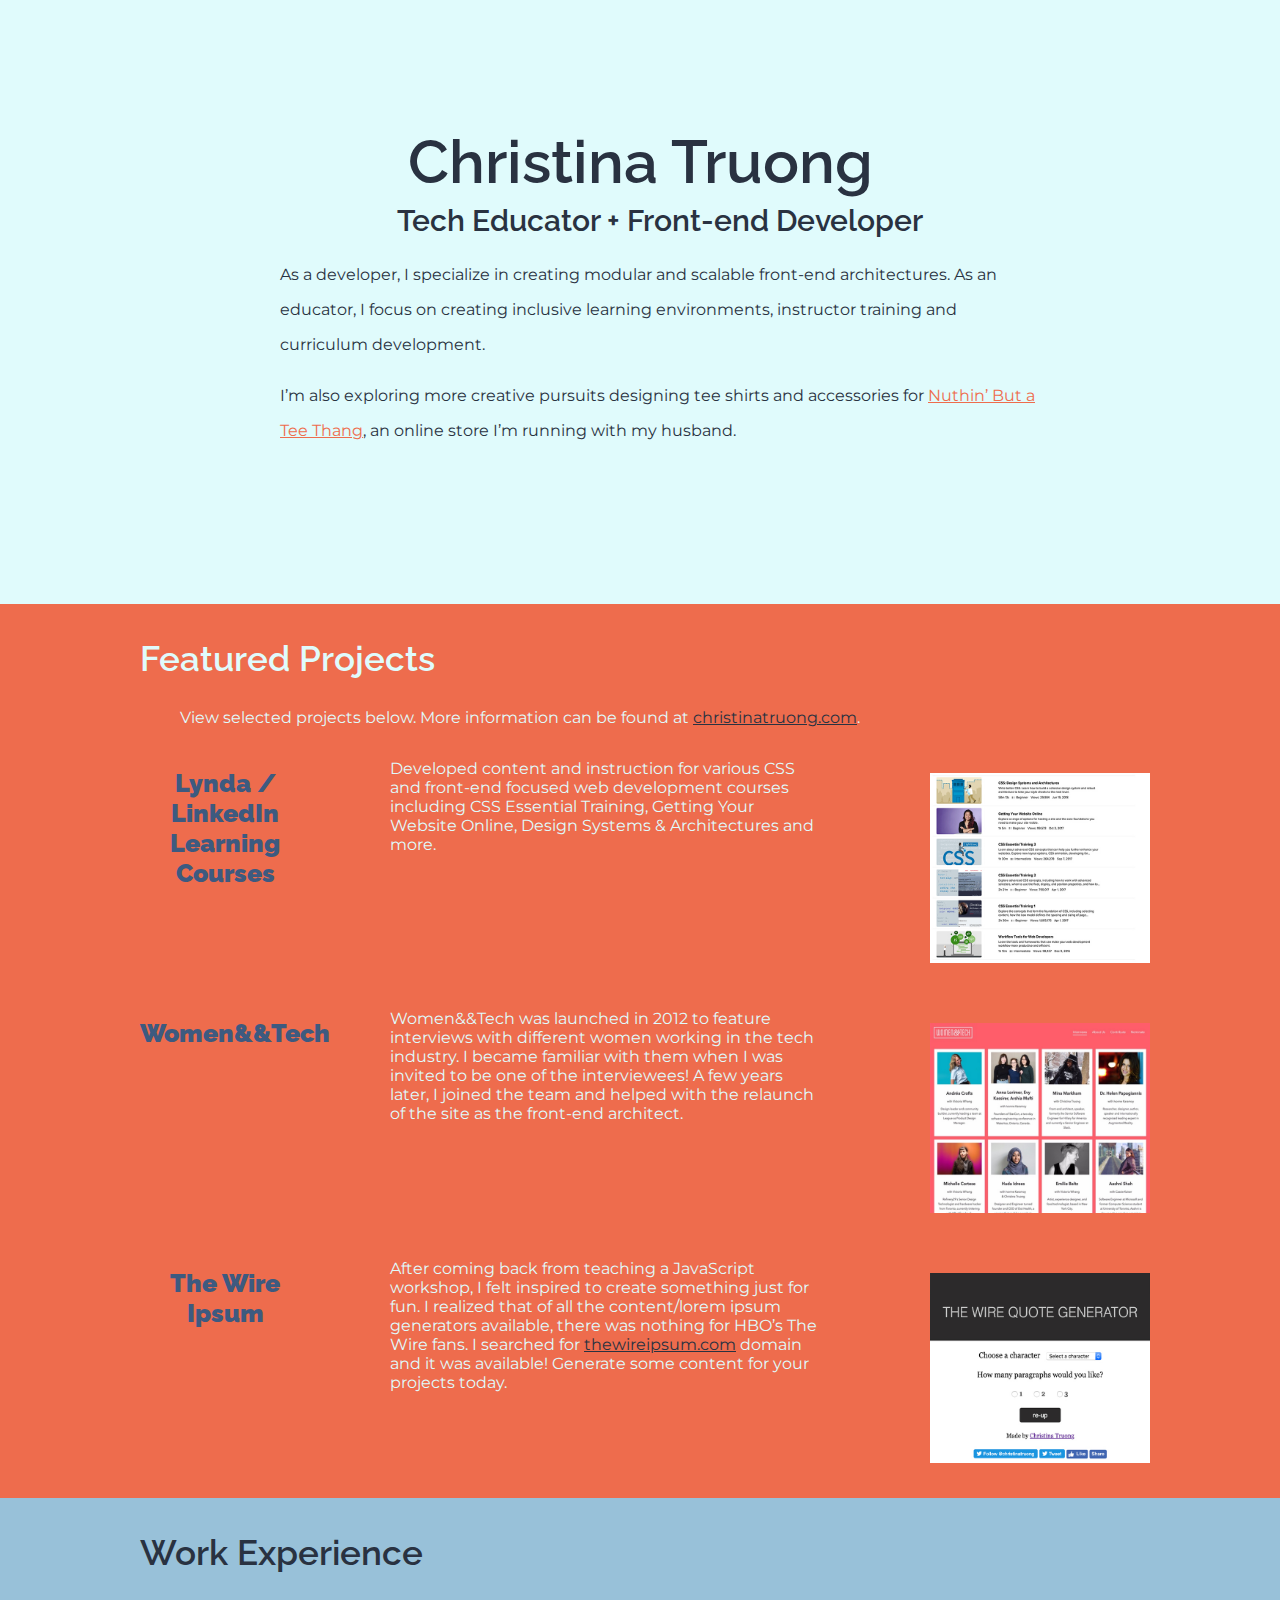
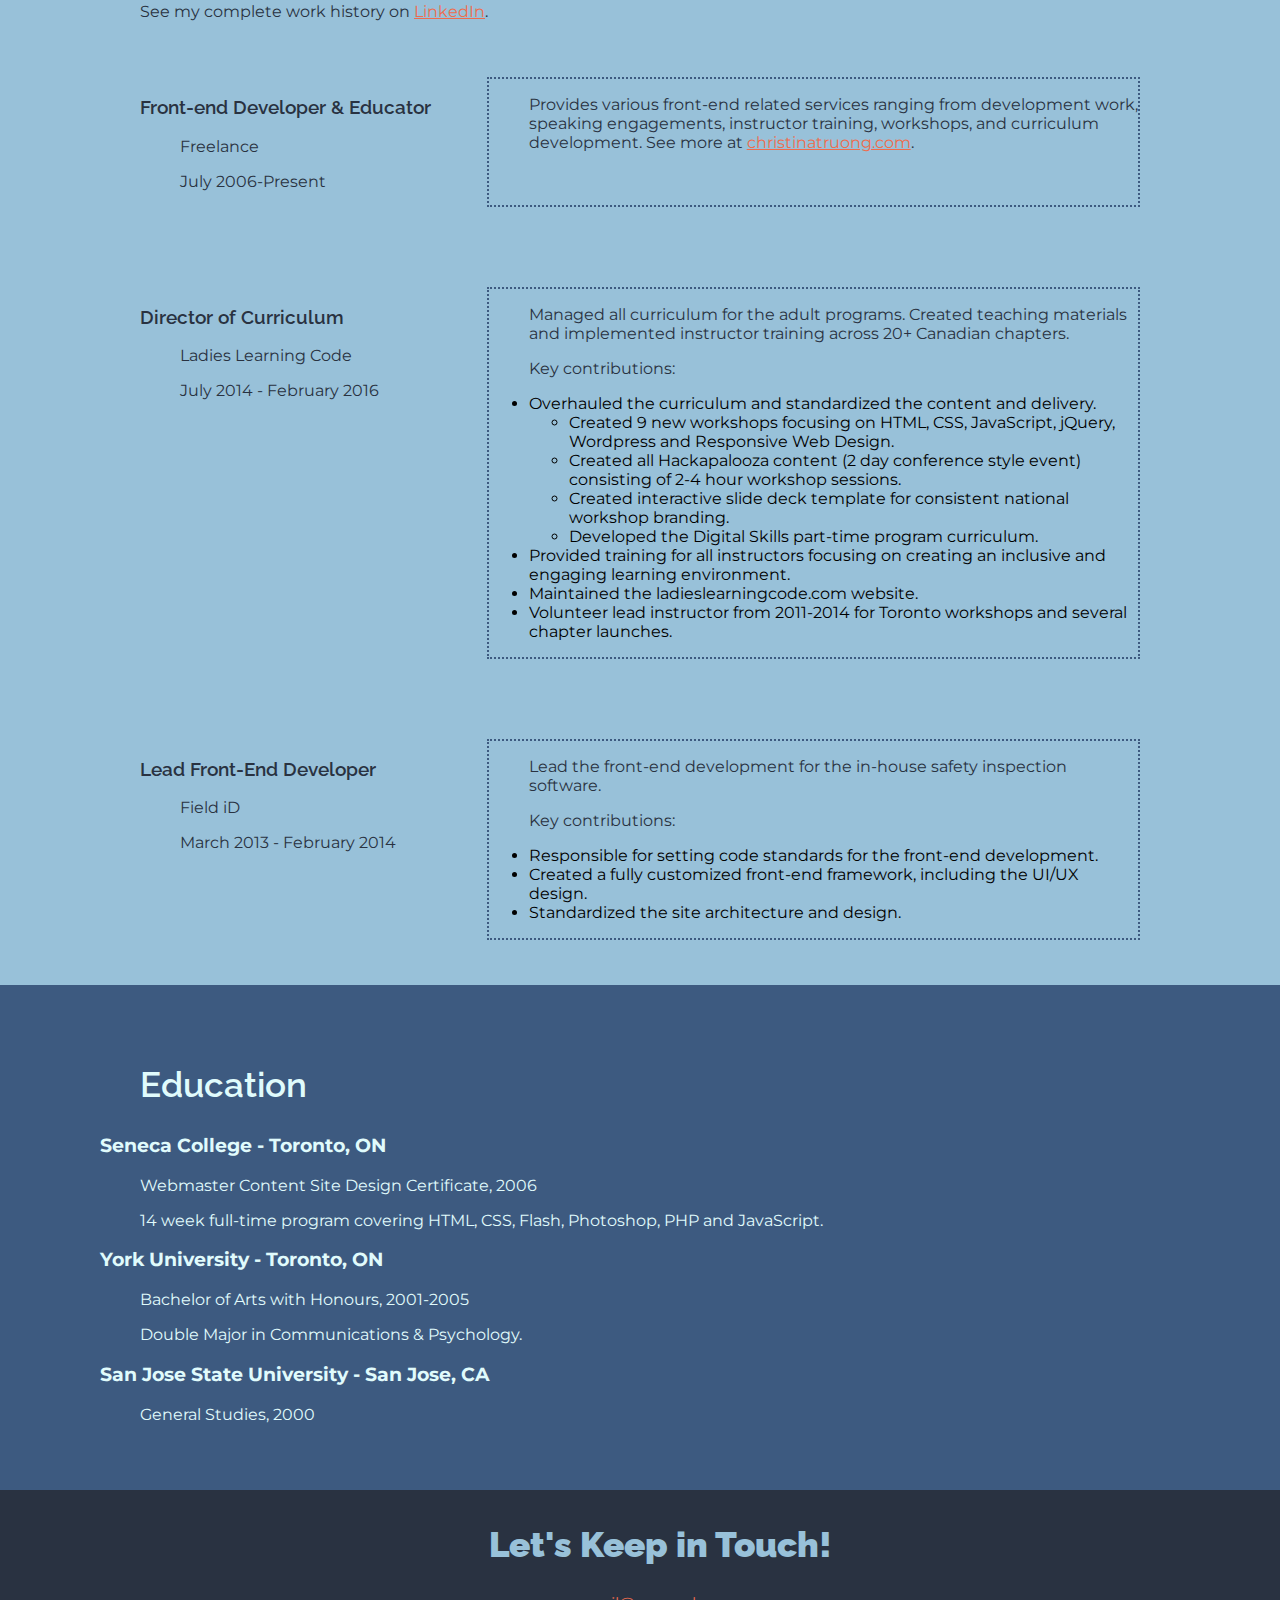
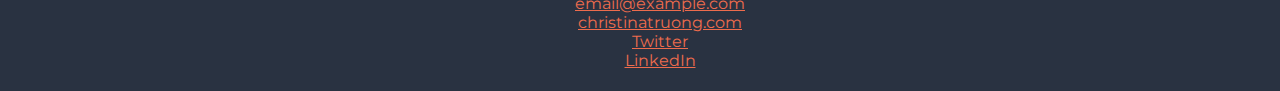
<file: hw01/index.html>
<!DOCTYPE html>
<html lang="en">
  <head>
    <meta charset="UTF-8">
    <meta name="viewport" content="width=device-width, initial-scale=1.0">
    <title>Christina Truong, Tech Educator + Front-end Developer</title>
    <link rel="stylesheet" href="css/styles.css">
<link href="https://fonts.googleapis.com/css2?family=Montserrat&family=Raleway:wght@400;500;600;900&display=swap" rel="stylesheet">
  </head>
  <body>
    <main>
      <!-- ***************  ABOUT / PROFILE  **************** -->
      <header>
        <div class="main">
          <h1>Christina Truong</h1>
          <h2>Tech Educator + Front-end Developer</h2>

          <p>As a developer, I specialize in creating modular and scalable front-end architectures. As an educator, I focus on creating inclusive learning environments, instructor training and curriculum development.</p>
          <p>I’m also exploring more creative pursuits designing tee shirts and accessories for <a href="http://teethang.com" target="_blank">Nuthin’ But a Tee Thang</a>, an online store I’m running with my husband.</p>
        </div>
      </header>

      <!-- ************ PROJECTS / PORTFOLIO  ************** -->
      <section class="projects">
        <div>
          <h2>Featured Projects</h2>
          <p>View selected projects below. More information can be found at <a href="http://christinatruong.com">christinatruong.com</a>.</p>

          <!-- Project 1 -->
          <section class="project1">
            <img src="images/project-courses.jpg" alt="Lynda & LinkedIn Learning course list" class="img1">
            <h3 class="lynda">Lynda / LinkedIn Learning Courses</h3>
            <p class="a1">Developed content and instruction for various CSS and front-end focused web development courses including CSS Essential Training, Getting Your Website Online, Design Systems & Architectures and more.</p>
          </section>

          <!-- Project 2 -->
          <section class="project2">
            <img src="images/project-women-tech.jpg" alt="Women and Tech website" class="img2">
            <h3 class="women">Women&&Tech</h3>
            <p class="a2">Women&&Tech was launched in 2012 to feature interviews with different women working in the tech industry. I became familiar with them when I was invited to be one of the interviewees! A few years later, I joined the team and helped with the relaunch of the site as the front-end architect.</p>

          </section>

          <!-- Project 3 -->
          <section class ="project3">
            <img src="images/project-wire-ipsum.jpg" alt="The Wire Ipsum website" class="img3">
            <h3 class="wire">The Wire Ipsum</h3>
            <p class="a3">After coming back from teaching a JavaScript workshop, I felt inspired to create something just for fun. I realized that of all the content/lorem ipsum generators available, there was nothing for HBO’s The Wire fans. I searched for <a href="http://thewireipsum.com" target="_blank">thewireipsum.com</a> domain and it was available! Generate some content for your projects today.</p>
          </section>
        </div>
      </section>

      <!-- ****************  WORK EXPERIENCE  ******************** -->
      <section class="work">
        <div>
          <h2>Work Experience</h2>
          <p class="work-link">See my complete work history on <a href="https://www.linkedin.com/in/christinatruong/">LinkedIn</a>.</p>

          <!-- Job 1 -->
          <section class="job-info">
            <div class="job-highlights">
              <h3>Front-end Developer & Educator</h3>
              <p>Freelance</p>
              <p>July 2006-Present</p>
            </div>
            <div class="job-details">
              <p>Provides various front-end related services ranging from development work, speaking engagements, instructor training, workshops, and curriculum development. See more at  <a href="http://christinatruong.com">christinatruong.com</a>.</p>
            </div>
          </section>

          <!-- Job 2 -->
          <section class="job-info">
            <div class="job-highlights">
              <h3>Director of Curriculum</h3>
              <p>Ladies Learning Code</p>
              <p>July 2014 - February 2016</p>
            </div>
            <div class="job-details">
              <p>Managed all curriculum for the adult programs. Created teaching materials and implemented instructor training across 20+ Canadian chapters.</p>
              <p>Key contributions:</p>
              <ul>
                <li>Overhauled the curriculum and standardized the content and delivery.
                  <ul>
                    <li>Created 9 new workshops focusing on HTML, CSS, JavaScript, jQuery, Wordpress and Responsive Web Design.</li>
                    <li>Created all Hackapalooza content (2 day conference style event) consisting of 2-4 hour workshop sessions.</li>
                    <li>Created interactive slide deck template for consistent national workshop branding.</li>
                    <li>Developed the Digital Skills part-time program curriculum.</li>
                  </ul>
                </li>
                <li>Provided training for all instructors focusing on creating an inclusive and engaging learning environment.</li>
                <li>Maintained the ladieslearningcode.com website.</li>
                <li>Volunteer lead instructor from 2011-2014 for Toronto workshops and several chapter launches.</li>
              </ul>
            </div>
          </section>

          <!-- Job 3 -->
          <section class="job-info">
            <div class="job-highlights">
              <h3>Lead Front-End Developer</h3>
              <p>Field iD</p>
              <p>March 2013 - February 2014</p>
            </div>
            <div class="job-details">
              <p>Lead the front-end development for the in-house safety inspection software.</p>
              <p>Key contributions:</p>
              <ul>
                <li>Responsible for setting code standards for the front-end development.</li>
                <li>Created a fully customized front-end framework, including the UI/UX design.</li>
                <li>Standardized the site architecture and design.</li>
              </ul>
            </div>
          </section>
        </div>
      </section>

      <!-- *************  EDUCATION & CERTIFICATIONS *********** -->
      <section class="edu">
        <div>
          <h2>Education</h2>

          <section>
            <h3>Seneca College - Toronto, ON</h3>
            <p>Webmaster Content Site Design Certificate, 2006</p>
            <p>14 week full-time program covering HTML, CSS, Flash, Photoshop, PHP and JavaScript.</p>
          </section>

          <section>
            <h3>York University - Toronto, ON</h3>
            <p>Bachelor of Arts with Honours, 2001-2005</p>
            <p>Double Major in Communications & Psychology.</p>
          </section>

          <section>
            <h3>San Jose State University - San Jose, CA</h3>
            <p>General Studies, 2000</p>
          </section>
        </div>
      </section>

      <!-- ************  CONTACT INFO / SOCIAL MEDIA  ************ -->
      <footer>
        <div class="end">
          <h2>Let's Keep in Touch!</h2>

          <!-- Social media and contact links. Add or remove any networks. -->
          <ul>
            <a href="mailto:email@example.com">email@example.com</a></li>
            <a href="http://christinatruong.com" target="_blank">christinatruong.com</a></li>
            <a href="http://twitter.com/christinatruong" target="_blank">Twitter</a></li>
            <a href="#" target="_blank">LinkedIn</a></li>
          </ul>
        </div>
      </footer>
    </main>
  </body>
</html>
</file>
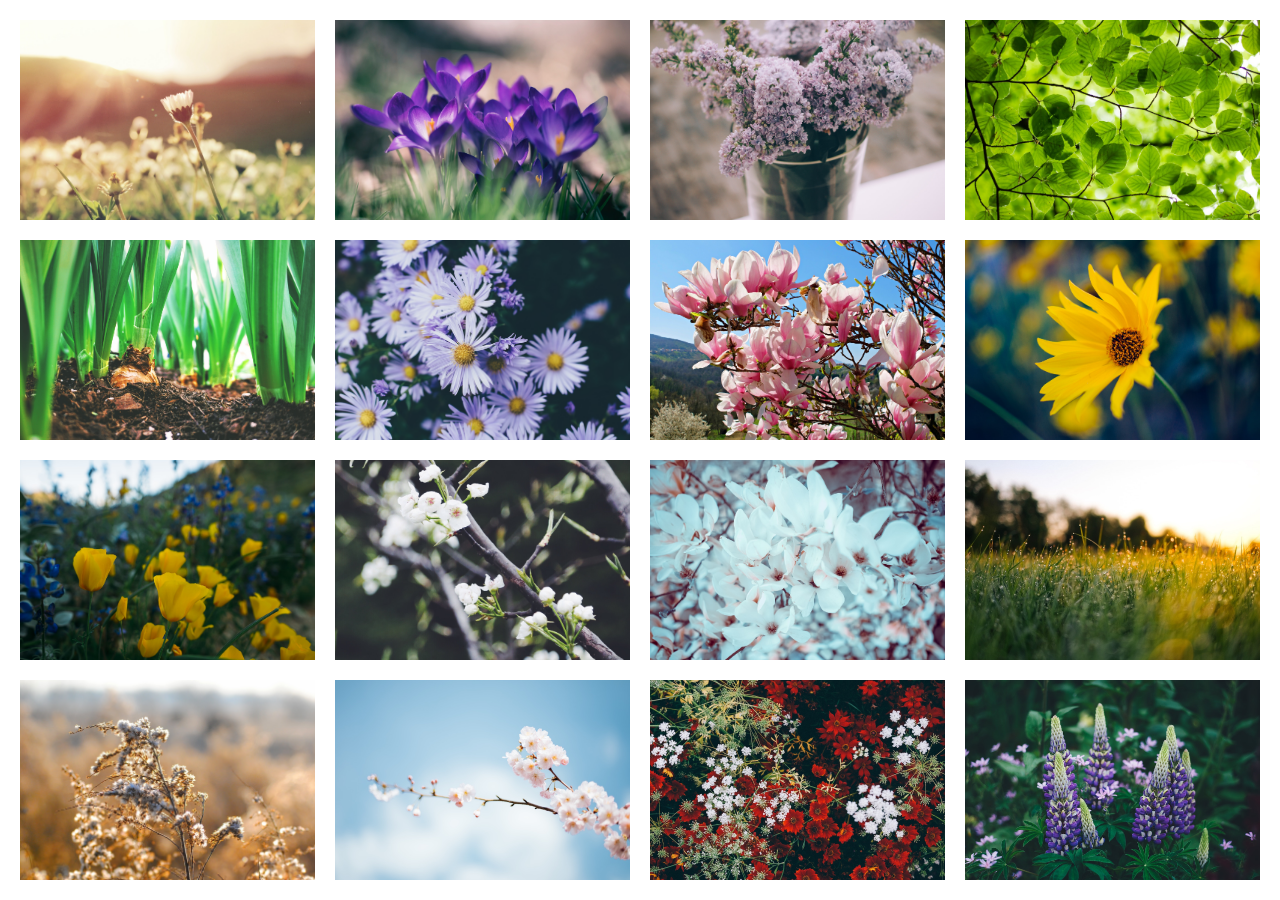
<file: hw03/index.html>
<!DOCTYPE html>
<html lang="en" dir="ltr">
    <head>
        <meta charset="utf-8">
        <title>Image Gallery</title>
        <link rel="stylesheet" href="css/gallery.css">
        <link rel="stylesheet" href="css/carousel.css">
        <meta name="viewport" content="width=device-width, initial-scale=1.0">

    </head>
    <body>
        <main>
            <section class="cards">
                <div class="card" style="background-image:url('images/field1.jpg')"></div>
                <div class="card" style="background-image:url('images/purple.jpg')"></div>
                <div class="card" style="background-image:url('images/jar.jpg')"></div>
                <div class="card" style="background-image:url('images/green.jpg')"></div>
                <div class="card" style="background-image:url('images/green1.jpg')"></div>
                <div class="card" style="background-image:url('images/purple1.jpg')"></div>
                <div class="card" style="background-image:url('images/magnolias.jpg')"></div>
                <div class="card" style="background-image:url('images/daisy1.jpg')"></div>
                <div class="card" style="background-image:url('images/poppies.jpg')"></div>
                <div class="card" style="background-image:url('images/dogwoods.jpg')"></div>
                <div class="card" style="background-image:url('images/blossom.jpg')"></div>
                <div class="card" style="background-image:url('images/field3.jpg')"></div>
                <div class="card" style="background-image:url('images/field4.jpg')"></div>
                <div class="card" style="background-image:url('images/branch.jpg')"></div>
                <div class="card" style="background-image:url('images/red.jpg')"></div>
                <div class="card" style="background-image:url('images/purple2.jpg')"></div>
            </section>

            <!-- preview panel -->
            <section class="preview">
                <div class="featured_image" style="background-image:url('images/daisy1.jpg')"></div>
                <button class="close" id="close">&times;</button>
                <button class="prev" id="prev">&lsaquo;</button>
                <button class="next" style="background-image:url('images/poppies.jpg')" id="next">&rsaquo;</button>
            </section>
            <!-- end preview panel -->

        </main>
        <script type="text/javascript" src="js/index.js"></script>
    </body>
</html>
</file>
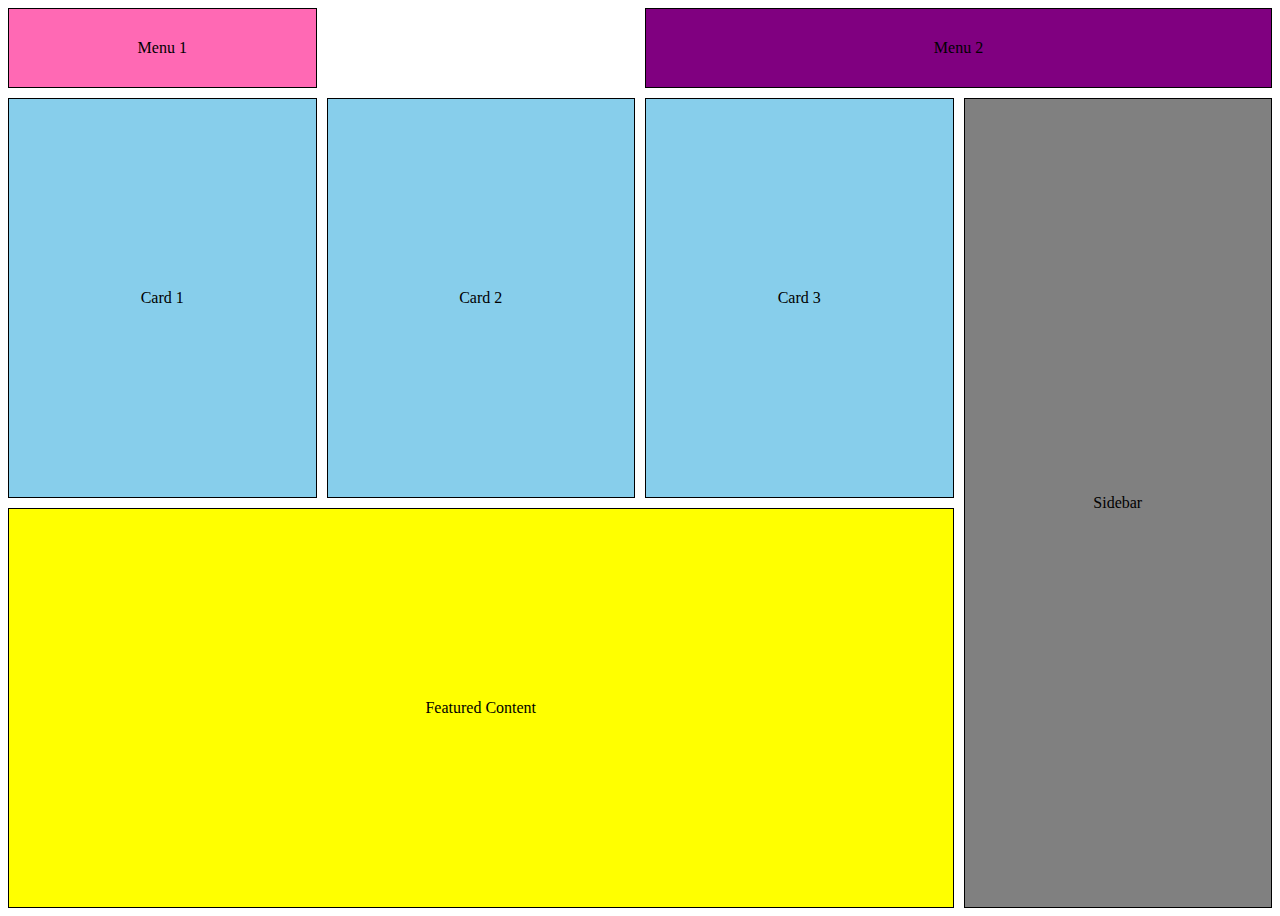
<file: tutorial03/index.html>
<!DOCTYPE html>
<html lang="en" >
<head>
  <meta charset="UTF-8">
  <title>Tutorial 03</title>
  <link rel="stylesheet" href="./style.css">
  <meta name="viewport" content="width=device-width, initial-scale=1.0">

</head>
<body>
<!-- partial:index.partial.html -->
<!-- https://css-tricks.com/snippets/css/complete-guide-grid/ -->
<div class="container">
   <!-- left menu -->
   <section class="menu1">
      <div>Menu 1</div>
   </section>
   
   <!-- right menu -->
   <section class="menu2">
      <div>Menu 2</div>
   </section>

   <!-- card 1 -->
   <article class="card1">
      <section>Card 1</section>
   </article>

   <!-- card 2 -->
   <article class="card2">
      <section>Card 2</section>
   </article>

   <!-- card 3 -->
   <article class="card3">
      <section>Card 3</section>
   </article>
   
   <!-- main content on bottom -->
   <main class="main">
      <section>Featured Content</section>
   </main>
   
   <!-- right navigation bar -->
   <aside class="aside">
      <section>Sidebar</section>
   </aside>
</div>
<!-- partial -->
  
</body>
</html>
</file>
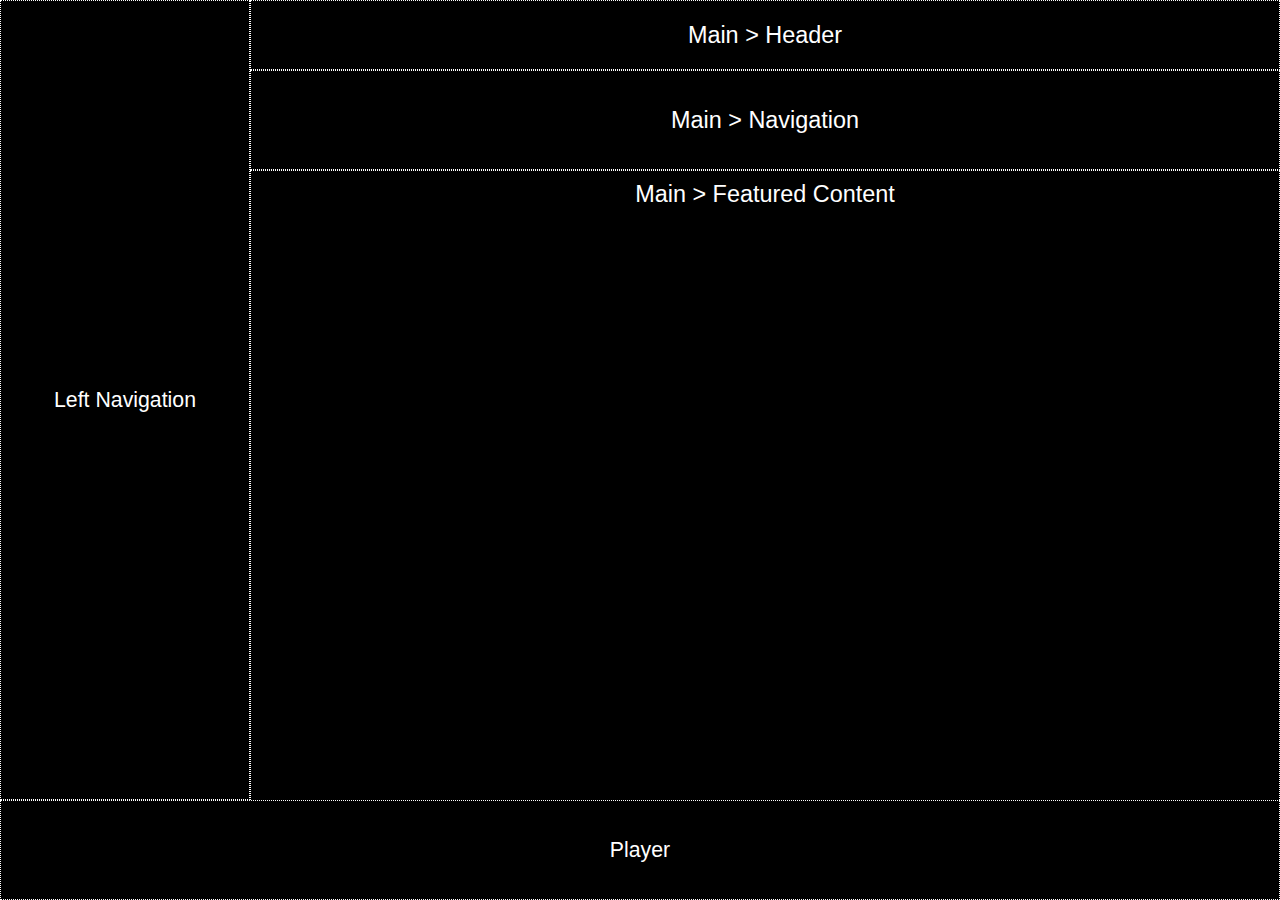
<file: hw02/01_cssgrid/index.html>
<html>
    <head>
        <title>Spotify Player</title>
        <link rel="stylesheet" href="layout.css">
        <meta name="viewport" content="width=device-width, initial-scale=1.0">
    </head>
    <body id="container">
        <aside id="sidebar">
            Left Navigation
        </aside>
        <main>
            <header>
                Main > Header
            </header>
            <nav>
                Main > Navigation
            </nav>
            <section id="featured-content">
                Main > Featured Content
            </section>
        </main>
        <footer>
            Player
        </footer>
    </body>
</html>
</file>
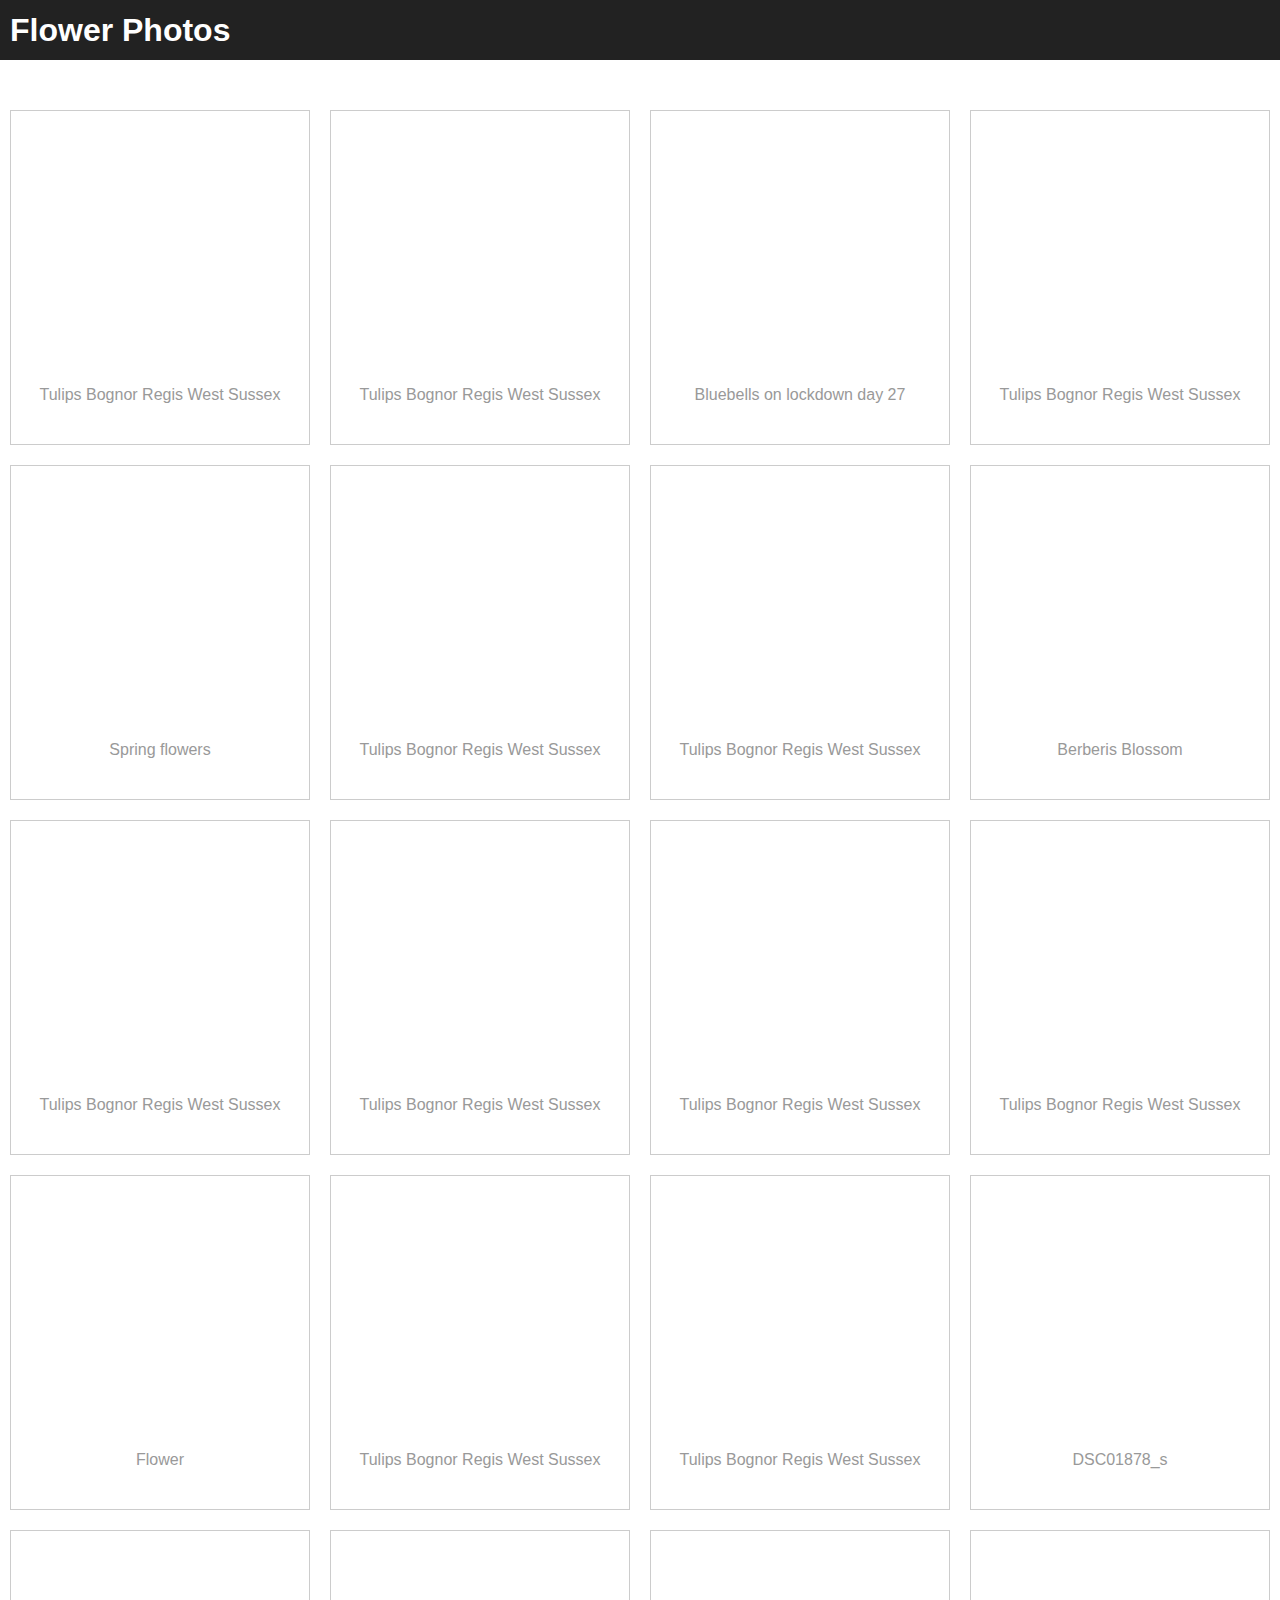
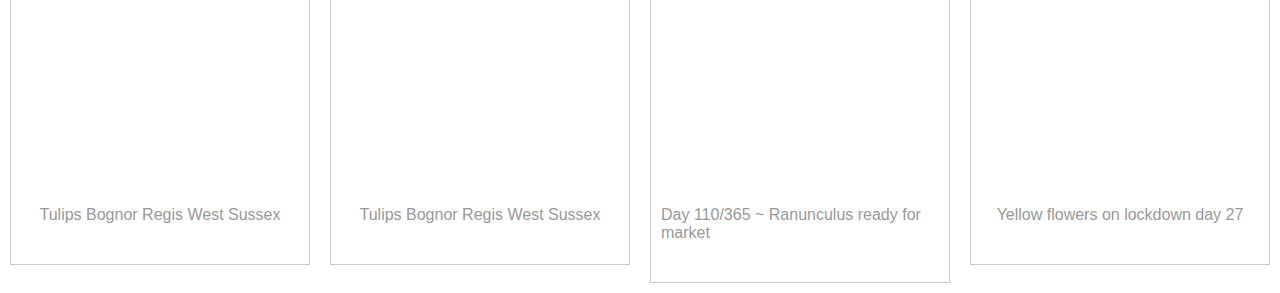
<file: hw02/02_flexbox/index.html>
<!DOCTYPE html>
<html lang="en" dir="ltr">
    <head>
        <link rel="stylesheet" href="css/gallery.css">
        <meta charset="utf-8">
        <title>Image Gallery</title>
    </head>
    <body>
        <nav>
            <h1>Flower Photos</h1>
        </nav>
        <main class="content">
            <section class="cards">
                <section class="card">
                  <div>
                      <div class="image-div" style="background-image: url('https://live.staticflickr.com/65535/49793205651_aced6f4866_b.jpg');"></div>
                      <div class="caption">Tulips Bognor Regis West Sussex</div>
                  </div>
              </section>
              <section class="card">
                  <div>
                      <div class="image-div" style="background-image: url('https://live.staticflickr.com/65535/49792659933_cc861d50b7_b.jpg');"></div>
                      <div class="caption">Tulips Bognor Regis West Sussex</div>
                  </div>
              </section>
              <section class="card">
                  <div>
                      <div class="image-div" style="background-image: url('https://live.staticflickr.com/65535/49792658778_ab3b1df5d1_b.jpg');"></div>
                      <div class="caption">Bluebells on lockdown day 27</div>
                  </div>
              </section>
              <section class="card">
                  <div>
                      <div class="image-div" style="background-image: url('https://live.staticflickr.com/65535/49792664528_f16513baec_b.jpg');"></div>
                      <div class="caption">Tulips Bognor Regis West Sussex</div>
                  </div>
              </section>
              <section class="card">
                  <div>
                      <div class="image-div" style="background-image: url('https://live.staticflickr.com/65535/49792676878_a659a56919_b.jpg');"></div>
                      <div class="caption">Spring flowers</div>
                  </div>
              </section>
              <section class="card">
                  <div>
                      <div class="image-div" style="background-image: url('https://live.staticflickr.com/65535/49793511297_b7967599c7_b.jpg');"></div>
                      <div class="caption">Tulips Bognor Regis West Sussex</div>
                  </div>
              </section>
              <section class="card">
                  <div>
                      <div class="image-div" style="background-image: url('https://live.staticflickr.com/65535/49792660018_34abca7618_b.jpg');"></div>
                      <div class="caption">Tulips Bognor Regis West Sussex</div>
                  </div>
              </section>
              <section class="card">
                  <div>
                      <div class="image-div" style="background-image: url('https://live.staticflickr.com/65535/49792629178_64acac5148_b.jpg');"></div>
                      <div class="caption">Berberis Blossom</div>
                  </div>
              </section>
              <section class="card">
                  <div>
                      <div class="image-div" style="background-image: url('https://live.staticflickr.com/65535/49793207236_51aa1f4269_b.jpg');"></div>
                      <div class="caption">Tulips Bognor Regis West Sussex</div>
                  </div>
              </section>
              <section class="card">
                  <div>
                      <div class="image-div" style="background-image: url('https://live.staticflickr.com/65535/49793219056_f2c5bb8621_b.jpg');"></div>
                      <div class="caption">Tulips Bognor Regis West Sussex</div>
                  </div>
              </section>
              <section class="card">
                  <div>
                      <div class="image-div" style="background-image: url('https://live.staticflickr.com/65535/49792658033_c9a55ebf42_b.jpg');"></div>
                      <div class="caption">Tulips Bognor Regis West Sussex</div>
                  </div>
              </section>
              <section class="card">
                  <div>
                      <div class="image-div" style="background-image: url('https://live.staticflickr.com/65535/49792660448_cd43d556df_b.jpg');"></div>
                      <div class="caption">Tulips Bognor Regis West Sussex</div>
                  </div>
              </section>
              <section class="card">
                  <div>
                      <div class="image-div" style="background-image: url('https://live.staticflickr.com/65535/49793209166_5b8a0ae5c6_b.jpg');"></div>
                      <div class="caption">Flower</div>
                  </div>
              </section>
              <section class="card">
                  <div>
                      <div class="image-div" style="background-image: url('https://live.staticflickr.com/65535/49793208726_f0ac1e6b81_b.jpg');"></div>
                      <div class="caption">Tulips Bognor Regis West Sussex</div>
                  </div>
              </section>
              <section class="card">
                  <div>
                      <div class="image-div" style="background-image: url('https://live.staticflickr.com/65535/49793523157_2e88b562aa_b.jpg');"></div>
                      <div class="caption">Tulips Bognor Regis West Sussex</div>
                  </div>
              </section>
              <section class="card">
                  <div>
                      <div class="image-div" style="background-image: url('https://live.staticflickr.com/65535/49793225756_ea2a82f362_b.jpg');"></div>
                      <div class="caption">DSC01878_s</div>
                  </div>
              </section>
              <section class="card">
                  <div>
                      <div class="image-div" style="background-image: url('https://live.staticflickr.com/65535/49793522892_1c9f798a53_b.jpg');"></div>
                      <div class="caption">Tulips Bognor Regis West Sussex</div>
                  </div>
              </section>
              <section class="card">
                  <div>
                      <div class="image-div" style="background-image: url('https://live.staticflickr.com/65535/49793205546_de43e99833_b.jpg');"></div>
                      <div class="caption">Tulips Bognor Regis West Sussex</div>
                  </div>
              </section>
              <section class="card">
                  <div>
                      <div class="image-div" style="background-image: url('https://live.staticflickr.com/65535/49793520882_b27b68994e_b.jpg');"></div>
                      <div class="caption">Day 110/365 ~ Ranunculus ready for market</div>
                  </div>
              </section>
              <section class="card">
                  <div>
                      <div class="image-div" style="background-image: url('https://live.staticflickr.com/65535/49793205051_6fafef1828_b.jpg');"></div>
                      <div class="caption">Yellow flowers on lockdown day 27</div>
                  </div>
              </section>
          </section>
      </main>
  </body>
</html>
</file>
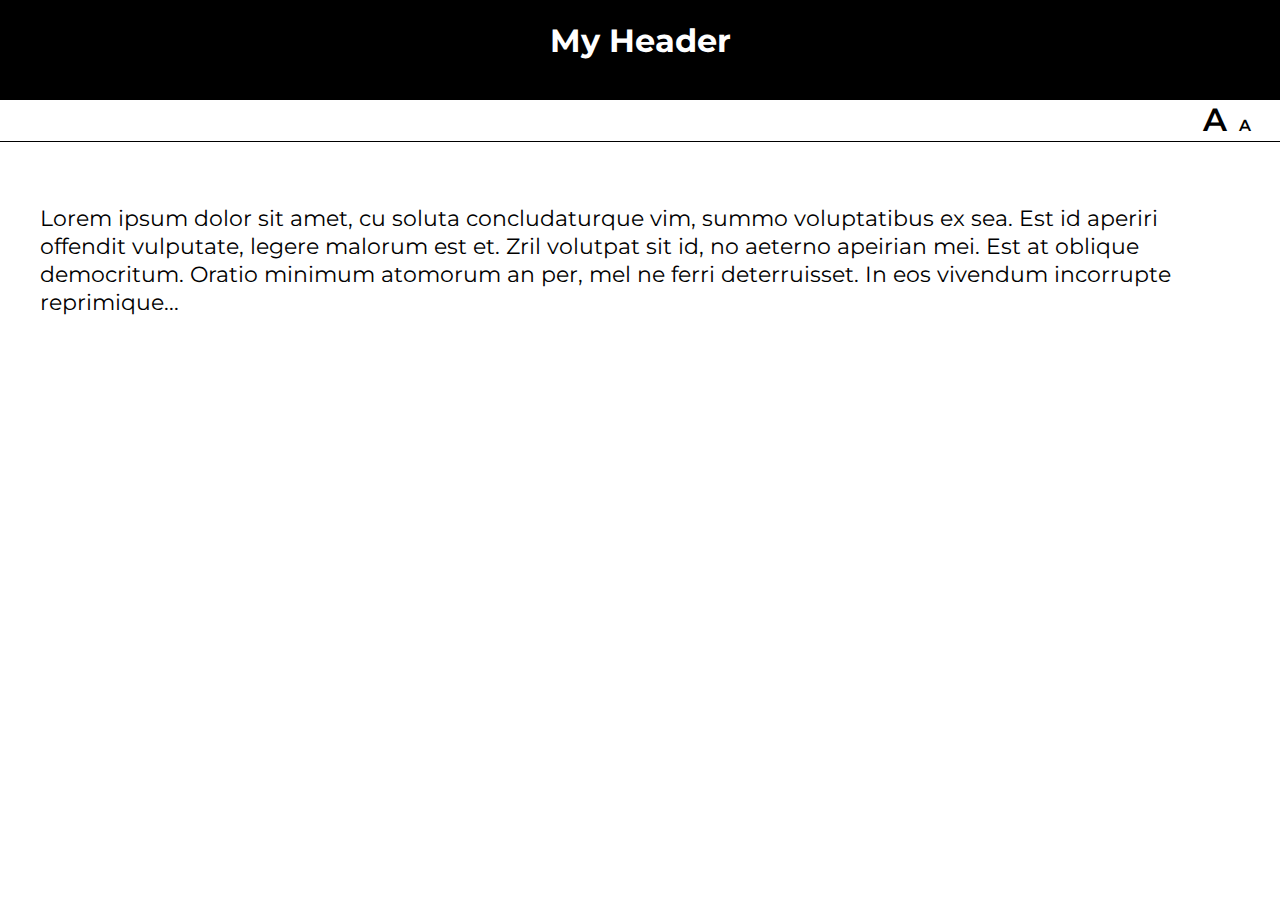
<file: tutorial04/font-switcher/index.html>
<!DOCTYPE html>
<html lang="en">
<head>
    <meta charset="UTF-8">
    <title>Lab 04: Font Switcher</title>
      <link rel="stylesheet" href="css/style.css">
</head>
<body>
    <div class="container">

        <header><h1>My Header</h1></header>

        <nav>
            <a class="a1" href="#">A</a>
            <a class="a2" href="#">A</a>
        </nav>

        <div class="content">
            <p>
                Lorem ipsum dolor sit amet, cu soluta concludaturque vim,
                summo voluptatibus ex sea. Est id aperiri offendit vulputate,
                legere malorum est et. Zril volutpat sit id, no aeterno apeirian
                mei. Est at oblique democritum. Oratio minimum atomorum an per,
                mel ne ferri deterruisset. In eos vivendum incorrupte reprimique...
            </p>
        </div>

    </div>
    <script  src="js/index.js"></script>
</body>
</html>
</file>
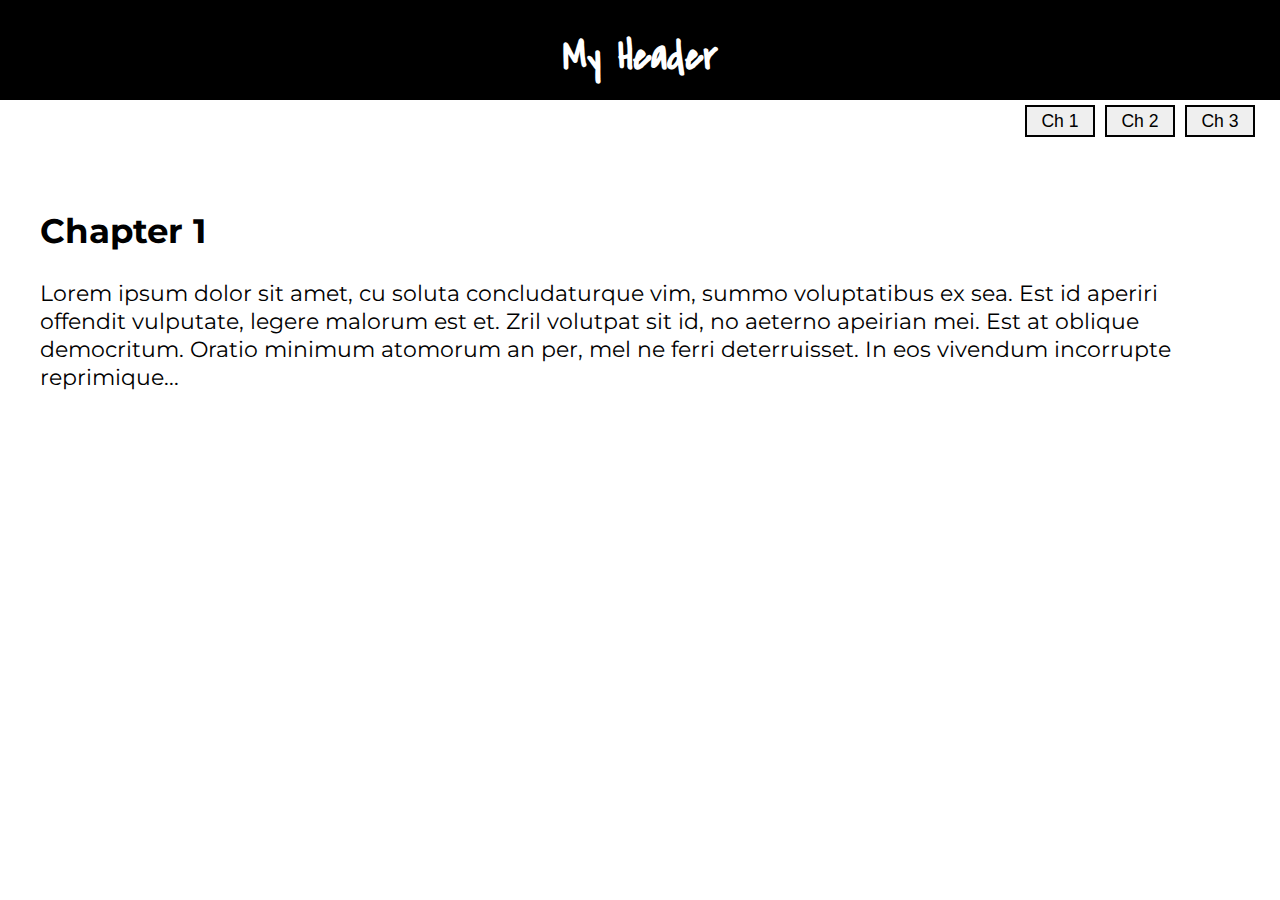
<file: tutorial04/page-turner/index.html>
<!DOCTYPE html>
<html lang="en">
<head>
    <meta charset="UTF-8">
    <title>Lab 04: Page Turner</title>
      <link rel="stylesheet" href="css/style.css">
</head>
<body>
    <div class="container">

        <header><h1>My Header</h1></header>

        <nav>
            <button id="ch1" href="#">Ch 1</button>
            <button id="ch2" href="#">Ch 2</button>
            <button id="ch3" href="#">Ch 3</button>
        </nav>

        <div class="content">
            <h2>Chapter 1</h2>
            <p>
                Lorem ipsum dolor sit amet, cu soluta concludaturque vim,
                summo voluptatibus ex sea. Est id aperiri offendit vulputate,
                legere malorum est et. Zril volutpat sit id, no aeterno apeirian
                mei. Est at oblique democritum. Oratio minimum atomorum an per,
                mel ne ferri deterruisset. In eos vivendum incorrupte reprimique...
            </p>
        </div>

    </div>
    <script  src="js/index.js"></script>
</body>
</html>
</file>
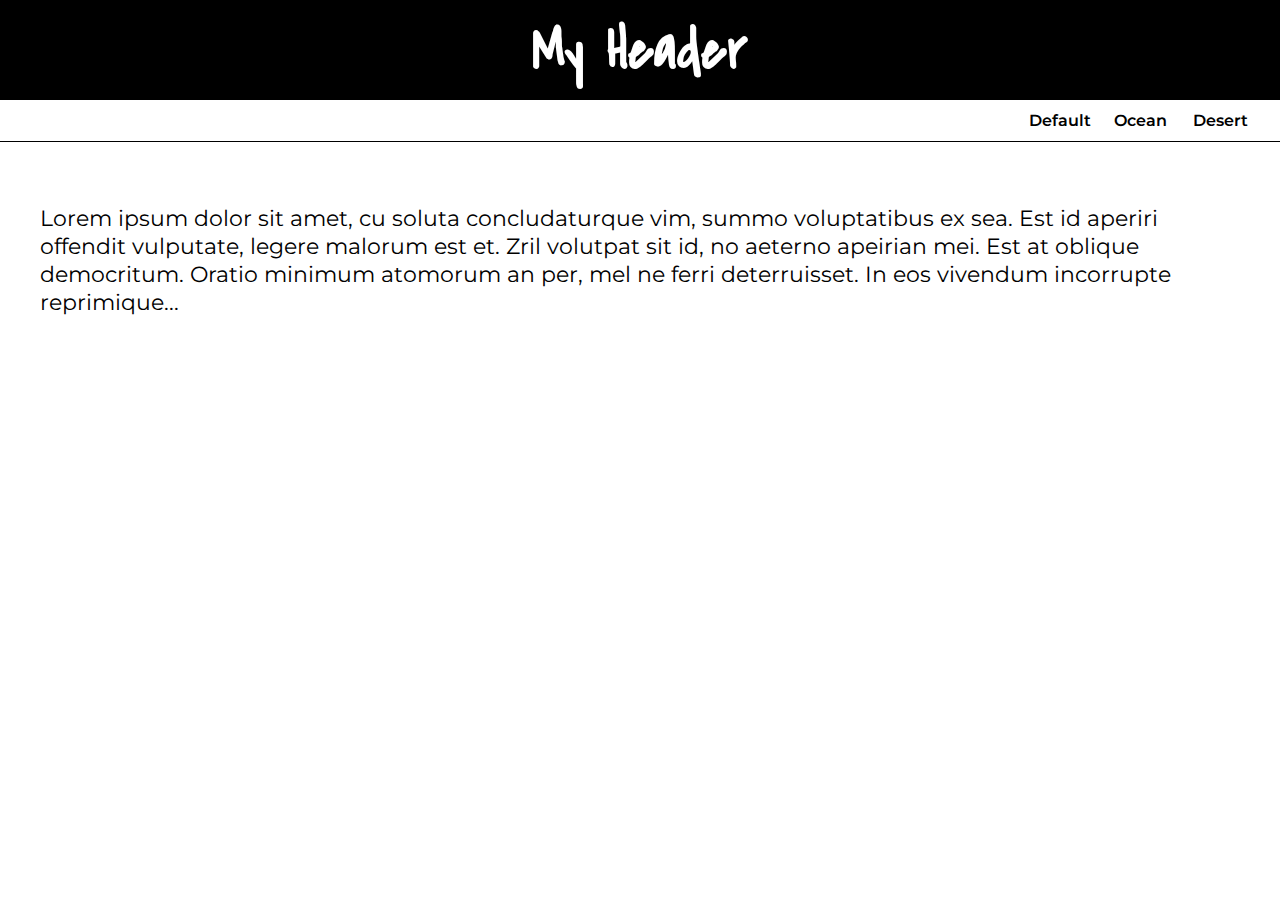
<file: tutorial04/theme-switcher/index.html>
<!DOCTYPE html>
<html lang="en" >

<head>
  <meta charset="UTF-8">
  <title>Lab 04: Theme Switcher</title>



      <link rel="stylesheet" href="css/style.css">


</head>

<body>

  <div id="theme" class="container">
   <header><h1>My Header</h1></header>
   <nav>
      <a id="default" href="#">Default</a>
      <a id="ocean" href="#">Ocean</a>
      <a id="desert" href="#">Desert</a>
   </nav>
   <div class="content"><p>Lorem ipsum dolor sit amet, cu soluta concludaturque vim, summo voluptatibus ex sea. Est id aperiri offendit vulputate, legere malorum est et. Zril volutpat sit id, no aeterno apeirian mei. Est at oblique democritum. Oratio minimum atomorum an per,
      mel ne ferri deterruisset. In eos vivendum incorrupte reprimique...</p>
      </div>

</div>



    <script  src="js/index.js"></script>




</body>

</html>
</file>
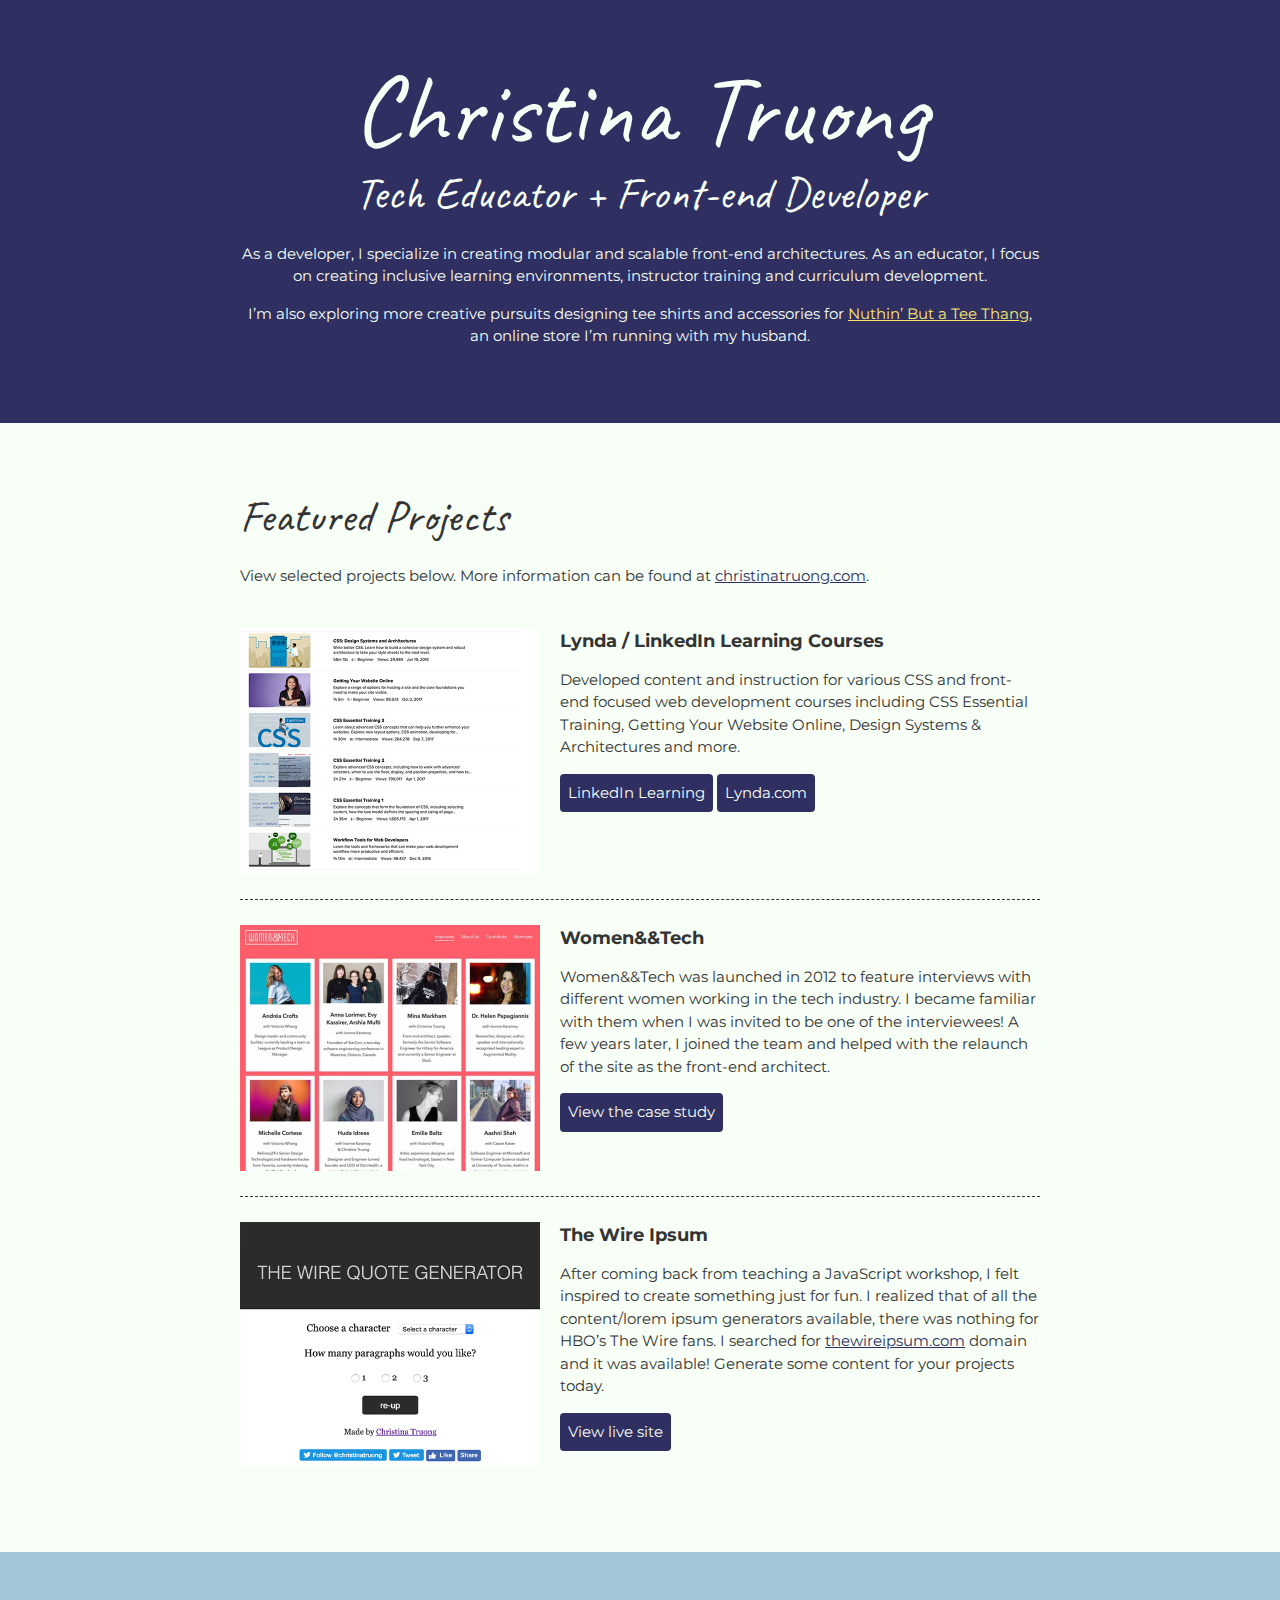
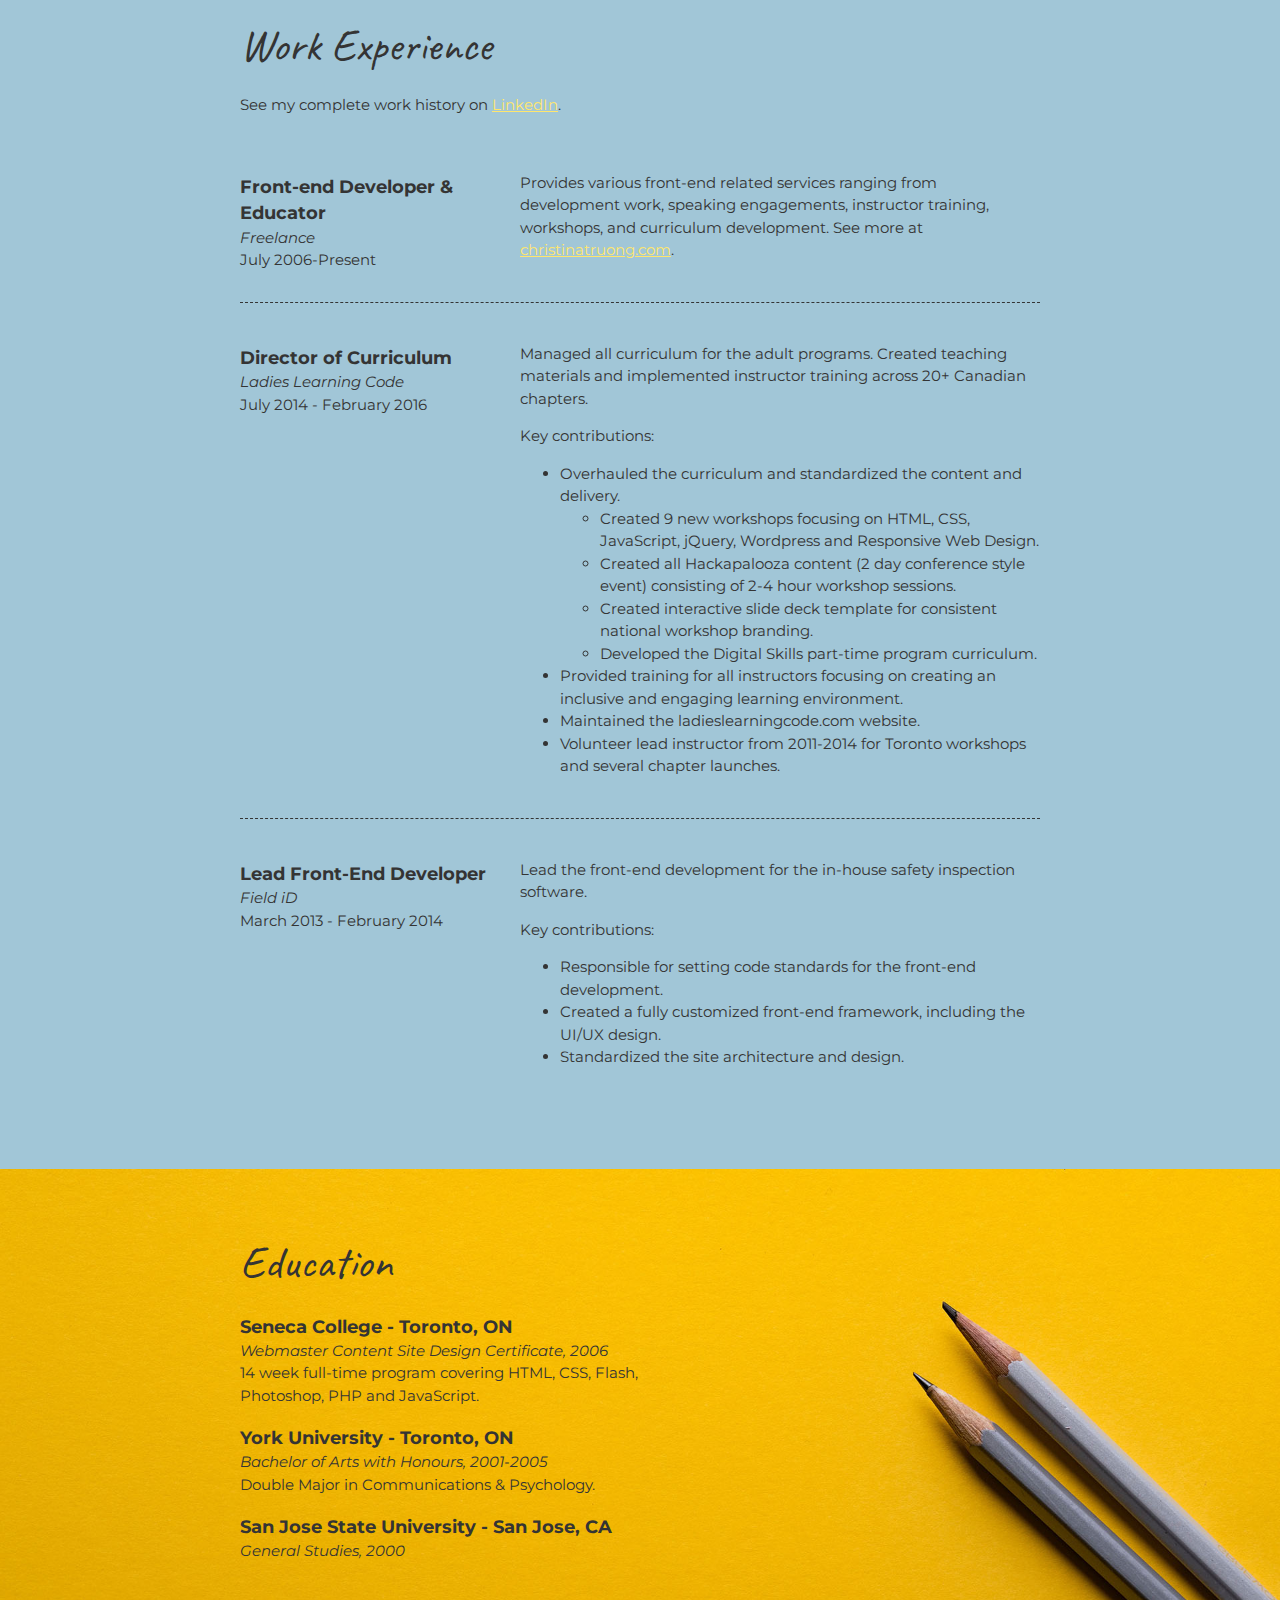
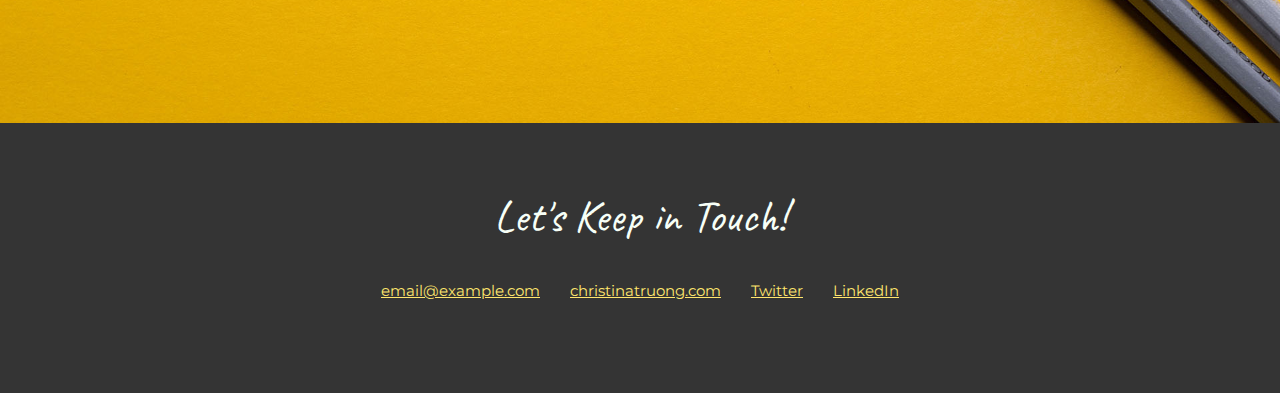
<file: hw01/christina.html>
<!DOCTYPE html>
<html lang="en">
  <head>
    <meta charset="UTF-8">
    <meta name="viewport" content="width=device-width, initial-scale=1.0">
    <title>Christina Truong, Tech Educator + Front-end Developer</title>
    <link href="https://fonts.googleapis.com/css?family=Caveat|Montserrat:400,600&display=swap" rel="stylesheet">
    <link rel="stylesheet" href="css/christina.css">
  </head>
  <body>
    <main>
      <!-- ***************  ABOUT / PROFILE  **************** -->
      <header>
        <div class="content-wrap">
          <h1>Christina Truong</h1>
          <h2>Tech Educator + Front-end Developer</h2>

          <p>As a developer, I specialize in creating modular and scalable front-end architectures. As an educator, I focus on creating inclusive learning environments, instructor training and curriculum development.</p>
          <p>I’m also exploring more creative pursuits designing tee shirts and accessories for <a href="http://teethang.com" target="_blank">Nuthin’ But a Tee Thang</a>, an online store I’m running with my husband.</p>
        </div>
      </header>

      <!-- ************ PROJECTS / PORTFOLIO  ************** -->
      <section class="projects">
        <div class="content-wrap divider">
          <h2>Featured Projects</h2>
          <p>View selected projects below. More information can be found at <a href="http://christinatruong.com">christinatruong.com</a>.</p>

          <!-- Project 1 -->
          <section class="project-item">
            <img src="images/project-courses.jpg" alt="Lynda & LinkedIn Learning course list">
            <h3>Lynda / LinkedIn Learning Courses</h3>
            <p>Developed content and instruction for various CSS and front-end focused web development courses including CSS Essential Training, Getting Your Website Online, Design Systems & Architectures and more.</p>
            <a class="btn" href="https://www.linkedin.com/learning/instructors/christina-truong?u=2125562" target="_blank">LinkedIn Learning</a>
            <a class="btn" href="https://www.lynda.com/Christina-Truong/7842227-1.html">Lynda.com</a>
          </section>

          <!-- Project 2 -->
          <section class="project-item">
            <img src="images/project-women-tech.jpg" alt="Women and Tech website">
            <h3>Women&&Tech</h3>
            <p>Women&&Tech was launched in 2012 to feature interviews with different women working in the tech industry. I became familiar with them when I was invited to be one of the interviewees! A few years later, I joined the team and helped with the relaunch of the site as the front-end architect.</p>
            <a class="btn" href="http://christinatruong.com/projects/women-and-tech-redesign.html" target="_blank">View the case study</a>
          </section>

          <!-- Project 3 -->
          <section class="project-item">
            <img src="images/project-wire-ipsum.jpg" alt="The Wire Ipsum website">
            <h3>The Wire Ipsum</h3>
            <p>After coming back from teaching a JavaScript workshop, I felt inspired to create something just for fun. I realized that of all the content/lorem ipsum generators available, there was nothing for HBO’s The Wire fans. I searched for <a href="http://thewireipsum.com" target="_blank">thewireipsum.com</a> domain and it was available! Generate some content for your projects today.</p>
            <a class="btn" href="http://thewireipsum.com" target="_blank">View live site</a>
          </section>
        </div>
      </section>

      <!-- ****************  WORK EXPERIENCE  ******************** -->
      <section class="work-experience">
        <div class="content-wrap item-details divider">
          <h2>Work Experience</h2>
          <p>See my complete work history on <a href="https://www.linkedin.com/in/christinatruong/">LinkedIn</a>.</p>

          <!-- Job 1 -->
          <section class="job-item">
            <div class="job-details">
              <h3>Front-end Developer & Educator</h3>
              <p>Freelance</p>
              <p>July 2006-Present</p>
            </div>
            <div class="job-summary">
              <p>Provides various front-end related services ranging from development work, speaking engagements, instructor training, workshops, and curriculum development. See more at  <a href="http://christinatruong.com">christinatruong.com</a>.</p>
            </div>
          </section>

          <!-- Job 2 -->
          <section class="job-item">
            <div class="job-details">
              <h3>Director of Curriculum</h3>
              <p>Ladies Learning Code</p>
              <p>July 2014 - February 2016</p>
            </div>
            <div class="job-summary">
              <p>Managed all curriculum for the adult programs. Created teaching materials and implemented instructor training across 20+ Canadian chapters.</p>
              <p>Key contributions:</p>
              <ul>
                <li>Overhauled the curriculum and standardized the content and delivery.
                  <ul>
                    <li>Created 9 new workshops focusing on HTML, CSS, JavaScript, jQuery, Wordpress and Responsive Web Design.</li>
                    <li>Created all Hackapalooza content (2 day conference style event) consisting of 2-4 hour workshop sessions.</li>
                    <li>Created interactive slide deck template for consistent national workshop branding.</li>
                    <li>Developed the Digital Skills part-time program curriculum.</li>
                  </ul>
                </li>
                <li>Provided training for all instructors focusing on creating an inclusive and engaging learning environment.</li>
                <li>Maintained the ladieslearningcode.com website.</li>
                <li>Volunteer lead instructor from 2011-2014 for Toronto workshops and several chapter launches.</li>
              </ul>
            </div>
          </section>

          <!-- Job 3 -->
          <section class="job-item">
            <div class="job-details">
              <h3>Lead Front-End Developer</h3>
              <p>Field iD</p>
              <p>March 2013 - February 2014</p>
            </div>
            <div class="job-summary">
              <p>Lead the front-end development for the in-house safety inspection software.</p>
              <p>Key contributions:</p>
              <ul>
                <li>Responsible for setting code standards for the front-end development.</li>
                <li>Created a fully customized front-end framework, including the UI/UX design.</li>
                <li>Standardized the site architecture and design.</li>
              </ul>
            </div>
          </section>
        </div>
      </section>

      <!-- *************  EDUCATION & CERTIFICATIONS *********** -->
      <section class="education">
        <div class="content-wrap item-details">
          <h2>Education</h2>

          <section>
            <h3>Seneca College - Toronto, ON</h3>
            <p>Webmaster Content Site Design Certificate, 2006</p>
            <p>14 week full-time program covering HTML, CSS, Flash, Photoshop, PHP and JavaScript.</p>
          </section>

          <section>
            <h3>York University - Toronto, ON</h3>
            <p>Bachelor of Arts with Honours, 2001-2005</p>
            <p>Double Major in Communications & Psychology.</p>
          </section>

          <section>
            <h3>San Jose State University - San Jose, CA</h3>
            <p>General Studies, 2000</p>
          </section>
        </div>
      </section>

      <!-- ************  CONTACT INFO / SOCIAL MEDIA  ************ -->
      <footer>
        <div class="content-wrap">
          <h2>Let's Keep in Touch!</h2>

          <!-- Social media and contact links. Add or remove any networks. -->
          <ul class="contact-list">
            <li><a href="mailto:email@example.com">email@example.com</a></li>
            <li><a href="http://christinatruong.com" target="_blank">christinatruong.com</a></li>
            <li><a href="http://twitter.com/christinatruong" target="_blank">Twitter</a></li>
            <li><a href="#" target="_blank">LinkedIn</a></li>
          </ul>
        </div>
      </footer>
    </main>
  </body>
</html>
</file>
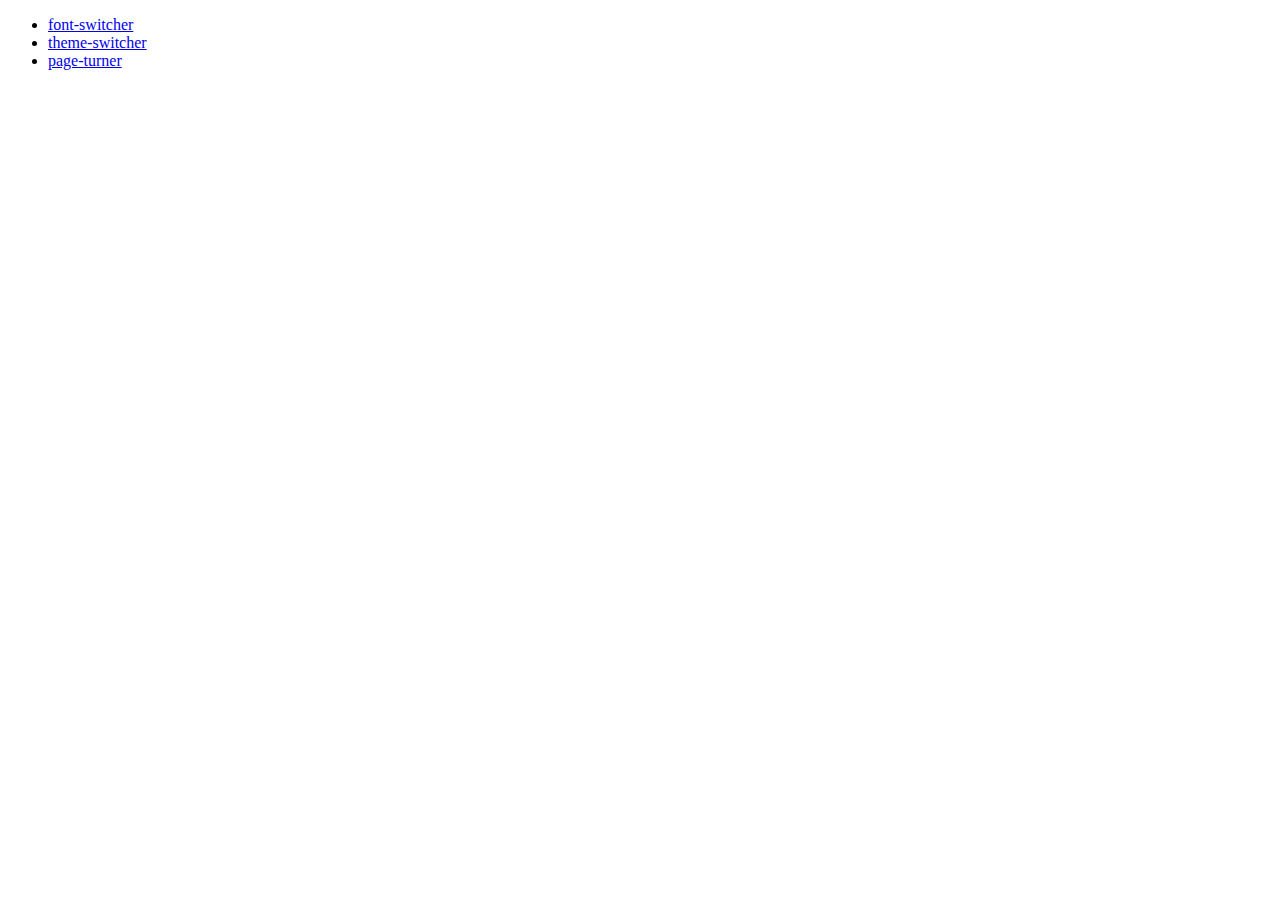
<file: tutorial04/listing.html>
<!DOCTYPE html>
<html lang="en" dir="ltr">
    <head>
        <meta charset="utf-8">
        <title></title>
    </head>
    <body>
        <ul>
            <li>
                <a href="font-switcher/index.html">font-switcher</a>
            </li>
            <li>
                <a href="theme-switcher/index.html">theme-switcher</a>
            </li>
            <li>
                <a href="page-turner/index.html">page-turner</a>
            </li>
        </ul>
    </body>
</html>
</file>
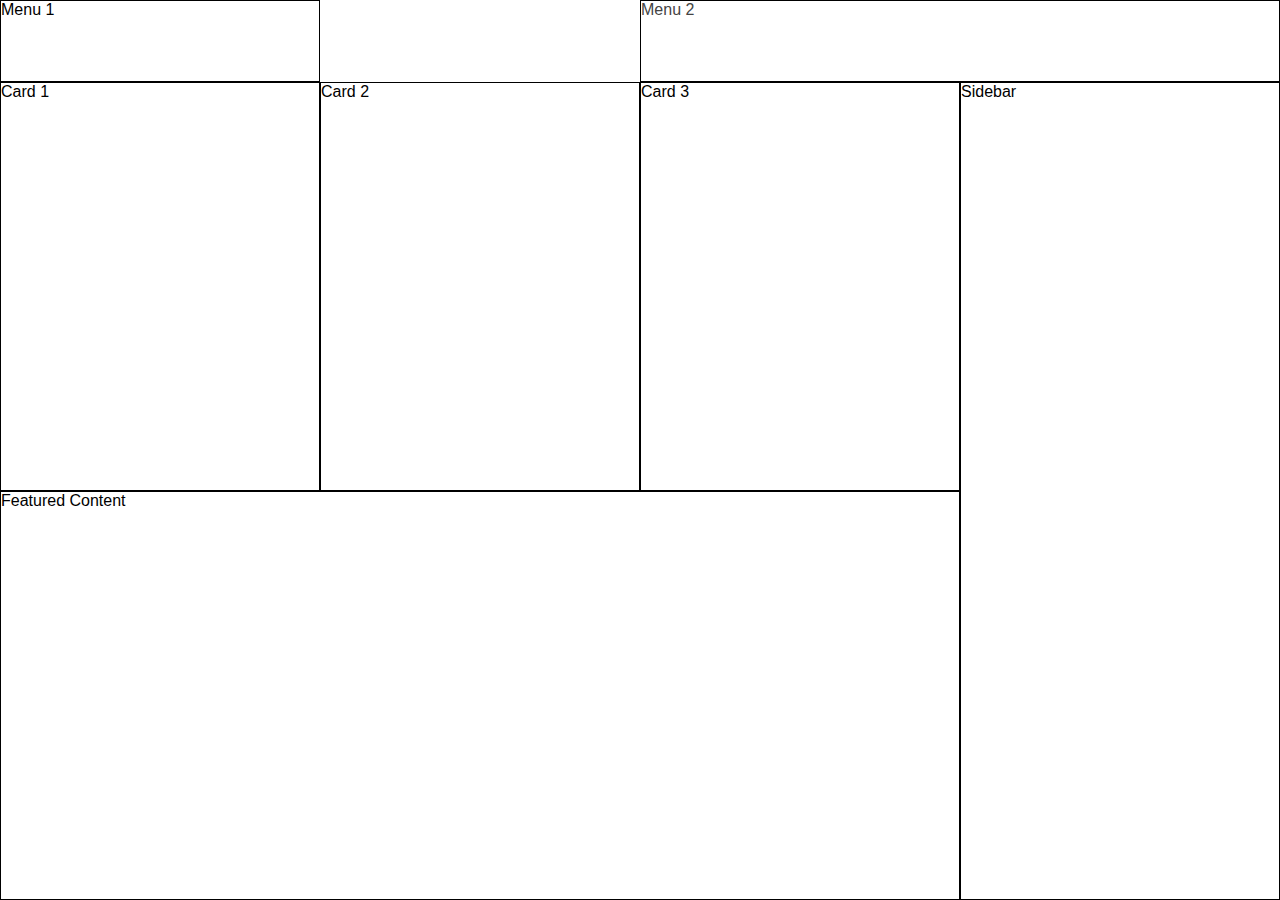
<file: tutorial03/hints/hint_1.html>
<!DOCTYPE html>
<html lang="en" >
<head>
    <meta charset="UTF-8">
    <title>Tutorial 03: Solutions</title>
    <link rel="stylesheet" href="hint_1.css">
    <meta name="viewport" content="width=device-width, initial-scale=1.0">
</head>
<body>
<!-- partial:index.partial.html -->
<!-- https://css-tricks.com/snippets/css/complete-guide-grid/ -->
<div class="container">
   <!-- left menu -->
   <section class="menu1">
      Menu 1
   </section>

   <!-- right menu -->
   <section class="menu2">
      Menu 2
   </section>

   <!-- card 1 -->
   <article class="card1">
      Card 1
   </article>

   <!-- card 2 -->
   <article class="card2">
      Card 2
   </article>

   <!-- card 3 -->
   <article class="card3">
      Card 3
   </article>

   <!-- main content on bottom -->
   <main class="main">
      Featured Content
   </main>

   <!-- right navigation bar -->
   <aside class="aside">
      Sidebar
   </aside>
</div>
<!-- partial -->
  
</body>
</html>
</file>
<file: hw01/css/styles.css>
/*
B'dazzled blue - #3D5A80
Burnt sienna - #EE6c4D
Dark sky blue - #98C1D9
Light cyan - #E0FBFC
Gunmetal - #293241
*/

/* Global styles
------------------------------------*/
html {
    box-sizing: border-box;
    /* background: #EEE; */
}
*, *:before, *:after {
    box-sizing: inherit;
}

@import url('https://fonts.googleapis.com/css2?family=Montserrat&family=Raleway:wght@400;500;600;900&display=swap');

body {
  font-family: 'Montserrat', sans-serif;
  padding: 0px;
  margin: 0px;
}

header {
  padding: 80px;
  background: #E0FBFC;
  color: #293241;
  line-height: 35px;
}

/* MAIN SECTION */

.main h1 {
  font-size: 60px;
  margin: 0px;
}
.main h2 {
  font-size: 30px;
}
.main p {
  color: #293241;
}
.main h1, .main h2 {
  font-family: 'Raleway',sans-serif;
  font-weight: 600;
  line-height: .75;
  display: flex;
  align-items: center;
  justify-content: center;
}
.main h1 {
  display: flex;
  align-items: center;
  justify-content: center;
}

h2 {
  margin-left: 40px;
  font-family: 'Raleway',sans-serif;
  font-weight: 600;
  font-size: 35px;
}
p {
  margin-left: 40px;
}
.main {
  max-width: 800px;
  width: 85%;
  margin: 0 auto;
  padding: 60px 0;
}
.main a {
  color: #EE6c4D
}

/* PROJECT SECTION */

.projects {
  margin: 0 auto;
  padding: 5px;
  padding-left: 100px;
  padding-right: 100px;
  background: #EE6c4D
}
.projects h2, .projects p {
  color: #E0FBFC;
}
.projects a {
  color: #293241
}
.img1, .img2, .img3 {
  height: 250px;
  width: 280px;
  padding: 30px;
}

.project1, .project2, .project3 {
   display: grid;
   grid-template-columns: 1fr;
   grid-template-rows: 1fr;
   grid-template-areas:
      "a b c"
      "lynda women wire"
      "p1 p2 p3";
  row-gap: 0px;
  column-gap: 0px;
}
.img1 {
  grid-area: c;
}
.img2 {
  grid-area: c;
}
.img3 {
  grid-area: c;
}
.lynda {
  grid-area: a;
  width: 170px;
  height: 30px;
  text-align: center;
  margin-left: 40px;
}
.women {
  grid-area: a;
  width: 170px;
  height: 30px;
  text-align: center;
  margin-left: 40px;
}
.wire {
  grid-area: a;
  width: 170px;
  height: 30px;
  text-align: center;
  margin-left: 40px;
}
.projects h3 {
  font-family: 'Raleway',sans-serif;
  font-weight: 600;
  color: #3D5A80;
  font-size: 25px;
  font-weight: 900;
}
.projects p {
  margin-right: 80px;
  margin-left: 80px;
}

/* WORK SECTION */
.work {
  background: #98C1D9;
  padding: 5px;
  margin: 0 auto;
  padding-left: 100px;
  padding-right: 100px;
}
.work h2, .work h3, .work p {
  color: #293241
}
.work a {
  color:#EE6c4D;
}
.job-info {
  display: grid;
  grid-template-columns: 1fr 2fr;
  column-gap: 20px;
  padding: 40px;
}
.job-highlights h3 {
  font-family: 'Raleway',sans-serif;
  font-weight: 600;
}
.job-details {
  border: dotted 2px #3D5A80;
}

/* Education SECTION */
.edu {
  background: #3D5A80;
  padding: 50px;
  display: flex;
  align-items: left;
  justify-content: left;
  margin: 0 auto;
  padding-left: 100px;
  padding-right: 100px;
}

.edu h2, .edu h3, .edu p {
  color: #E0FBFC
}

/* end */
.end {
  background: #293241;
  color: #98C1D9;
  padding: 5px;
}
.end h2 {
  display: flex;
  align-items: center;
  justify-content: center;
  font-family: 'Raleway',sans-serif;
  font-weight: 900;
}
.end a {
  display: flex;
  align-items: center;
  justify-content: center;
  color: #EE6c4D;
}
</file>
<file: hw03/css/gallery.css>
body {
    height:100%;
    margin:0;
    padding:0;
}
body * {
    box-sizing: border-box;
}

.cards {
    display: flex;
    flex-wrap: wrap;
    height: 100vh;
    margin: 0;
    padding: 0;
    padding-left: 20px;
    padding-bottom: 20px;
}

.card {
    width: calc(25% - 20px);
    height: calc(25% - 20px);
    min-height: 120px;
    background-size: cover;
    background-position: center;
    cursor: pointer;
    margin-right: 20px;
    margin-top: 20px;
}
.image:hover {
    opacity: 0.7;
}

/* Media Queries */
@media (max-width: 900px) {
    main .card { 
        width: calc(50% - 20px);
        height: calc(50vh - 20px);
    }
}

@media (max-width: 550px) {
    main .card { 
        width: calc(100% - 20px);
        height: 70vh;
    }
}
</file>
<file: hw03/css/carousel.css>
.featured_image {
    width: 100%;
    height: 100%;
    background-size: cover;
    background-position: center;
    cursor: pointer;
}


.next, .prev, .close {
    position: absolute;
    font-size: 2.5em;
    color: white;
    border-width: 0px;
    padding-bottom: 5px;
}
.close {
    background: none;
    top: 0vh;
    line-height: 1em;
    right: 0vh;
}
.next, .prev {
    background: rgba(255,255,255,0.2);
    border-radius: 60px;
    width: 60px;
    height: 60px;
}
.next:hover, .prev:hover, .close:hover {
    background: rgba(255,255,255,0.4);
}
.prev {
    top: 45vh;
    left: 2vw;
}
.next {
    top: 45vh;
    right: 2vw;
}
.preview {
    width: 100vw;
    height: 100vh;
    display: none;
    align-items: center;
    justify-content: center;
}
.preview.active {
    position: absolute;
    top: 0px;
    left: 0px;
    display: flex;
    background: rgba(255, 255, 255, 1);
}
</file>
<file: tutorial03/style.css>
.container {
   display: grid;
   grid-template-columns: 1fr 1fr 1fr 1fr;
   grid-template-rows: 0.2fr 1fr 1fr;
   grid-template-areas:
    "menu . nav nav"
    "box1 box2 box3 feed"
    "primary primary primary feed";
   min-height: 100vh;
   row-gap: 10px;
   column-gap: 10px;
}

.menu1, .menu2, .card1, .card2, .card3, .main, .aside {
  border: solid 1px #000;
  display: flex;
  align-items: center;
  justify-content: center;
}

.menu1 {
  grid-area: menu;
  background: hotpink;
}
.menu2 {
  grid-area: nav;
  background: purple;
}
.card1 {
  grid-area: box1;
  background: skyblue;
}
.card2 {
  grid-area: box2;
  background: skyblue;
}
.card3 {
  grid-area: box3;
  background: skyblue;
}

.main {
  grid-area: primary;
  background: yellow;
}

.aside{
  grid-area: feed;
  background: gray;
}


@media (max-width: 1024px) {
  .container {
       grid-template-columns: 1fr 1fr;
       grid-template-rows: 2fr 3fr 10fr 7fr 7fr;
       grid-template-areas:
        "menu nav"
        "feed feed"
        "box1 box2"
        "box3 box3"
        "primary primary";
       min-height: 100vh;
       row-gap: 10px;
       column-gap: 10px;
    }
}

@media (max-width: 700px) {
  .container {
       grid-template-columns: 1fr 1fr;
       grid-template-rows: 2fr 3fr 7fr 7fr 7fr 7fr;
       grid-template-areas:
        "menu ."
        "nav nav"
        "box1 box1"
        "box2 box2"
        "box3 box3"
        "primary primary";
       min-height: 100vh;
       row-gap: 10px;
       column-gap: 10px;
    }
/* need to hide display */
    .aside {
      display: none;
    }
}
</file>
<file: hw02/01_cssgrid/layout.css>
* {
    box-sizing: border-box;
    /* color: white; */
    font-family: Arial;
    font-size: 1.1em;
}
body {
    display: grid;
    overflow: hidden;
    margin: 0px;

    grid-template-columns: 250px auto;
    grid-template-rows: calc(100vh - 100px) 100px;
    grid-template-areas:
    "left primary"
    "bottom bottom";
    height: 100vh;
    background-color: black;
    color: white;
}
aside, footer, header, nav, #featured-content {
  display: flex;
  align-items: center;
  justify-content: center;
  border: dotted 1px white;
  padding: 10px;
}
aside {
  grid-area: left;
}
main {
  grid-area: primary;
  overflow-y: scroll;
  z-index: 1000;
}
footer {
  grid-area: bottom;
}
header {
  position: fixed;
  width: calc(100vw - 250px);
  height: 70px;
  background-color: black;
}
nav {
  margin-top: 70px;
  height: 100px;
}
#featured-content {
  min-height: 100vh;
  align-items: flex-start;
}

@media screen and (max-width: 800px) {
  body {
      grid-template-columns: auto;
      grid-template-areas:
        "primary"
        "bottom";
    }
    aside {
      display: none;
    }
    header {
      width: 100vw;
      background-color: teal;
    }
  }
</file>
<file: hw02/02_flexbox/css/gallery.css>
body {
    height:100%;
    margin:0;
    padding:0;
    font-family: Arial;
}
body * {
    box-sizing: border-box;
}
main {
    display: grid;
    grid-template-columns: 1fr;
    grid-template-rows: 60px calc(100vh - 60px);
    grid-template-areas:
       "menu"
       "gallery";
    height: 100vh;
}
nav {
    grid-area: menu;
}
.content {
    grid-area: gallery;
}

/**************/
/* NAVIGATION */
/**************/
nav {
    grid-area: menu;
    background: #222;
    position: fixed;
    width: 100%;
    height: 60px;
    line-height: 60px;
    color: white;
    z-index: 101;
    padding: 10px;
}
nav h1 {
    color: white;
    margin: 0px;
    line-height: 40px;
}

.cards {
    padding-top: 100px;
    display: flex;
    flex-wrap: wrap;
}

.card {
  width: 25%;
  padding: 10px;
}

.card > div {
  border: solid 1px #CCC;
  padding: 10px;
}

.image-div {
  background-size: cover;
  width: 100%;
  height: 250px;
}

.caption {
  margin-top: 15px;
  margin-bottom: 30px;
  color: #999;
  display: flex;
  justify-content: center;
}

.card:hover > div {
  border: solid 1px black;
}

.card:hover .image-div {
  opacity: 0.8;
}

.card:hover .caption {
  color: black;
  font-weight: 700;
}

@media screen and (max-width: 1200px) {
  .card {
    width: 33.33%;
    padding: 10px;
  }
}

@media screen and (max-width: 900px) {
  .card {
    width: 50%;
  }
  .image-div {
    height: 350px;
  }
}

@media screen and (max-width: 700px) {
  .card {
    width: 100%;
  }
  .image-div {
    height: 450px;
  }
}
</file>
<file: tutorial04/font-switcher/css/style.css>
@import url(https://fonts.googleapis.com/css?family=Montserrat:400,700);

document, body {
   margin: 0px;
   font-family: 'Montserrat';
   height: 100vh;
}

.container, header, nav, .content {
   box-sizing: border-box;
}

.container {
   min-height: 100vh;
   display: grid;
   grid-template-columns: 1fr;
   grid-template-rows: 100px 42px auto;
   grid-template-areas:
      "top"
      "menu"
      "bottom";
}

header, nav, .content {
   display: flex;
/*    align-items: center; */
   justify-content: center;
   height: 100%;
}

header {
   grid-area: top;
   background: black;
   color: white;
}
nav {
   grid-area: menu;
   border-bottom: solid 1px #000;
   justify-content: flex-end;
   padding-right: 20px;
}
nav a {
   width: 30px;
   text-align: center;
   text-decoration: none;
   color: black;
   font-weight: 600;
   align-self: baseline;

}
nav .a1 {
   font-size: 2em;
}
nav .a2 {
   font-size: 1em;
}

.content {
   grid-area: bottom;
   background: white;
   padding: 40px;
   font-size: 1.4em;
}

.ocean header {
   background: #434a6c;
   color: white;
   font-family: 'Montserrat';
}
.ocean .content {
   background: #99cccc;
   line-height: 1.6em;
}

.desert header {
   background: #A8651E;
   color: white;
}
.desert .content {
   background: #EFDEC2;
}
</file>
<file: tutorial04/page-turner/css/style.css>
@import url(https://fonts.googleapis.com/css?family=Montserrat:400,700|Amatic+SC|Dokdo|Covered+By+Your+Grace);

document, body {
   margin: 0px;
   font-family: 'Montserrat';
   height: 100vh;
}

.container, header, nav, .content {
   box-sizing: border-box;
}

.container {
   min-height: 100vh;
   display: grid;
   grid-template-columns: 1fr;
   grid-template-rows: 100px 42px auto;
   grid-template-areas:
      "top"
      "menu"
      "bottom";
}

header, nav {
   display: flex;
   justify-content: center;
   height: 100%;
   flex-wrap: wrap;
}
header, .nav. .content {
   transition-duration: 1.4s;
}
header {
   font-family: 'Covered By Your Grace', cursive;
   font-size: 1.3em;
   transition-duration: 1.4s;
   grid-area: top;
   background: black;
   color: white;
   align-items: center;
}
nav {
   grid-area: menu;
/*    border-bottom: solid 1px #000; */
/*    align-items: center; */
   justify-content: flex-end;
   padding-right: 20px;
}

nav button {
   width: 70px;
   border: solid 2px #000;
   margin: 5px;
   text-align: center;
   text-decoration: none;
   color: black;
   font-size: 1.1em;
/*    font-weight: 600; */
/*    align-self: baseline; */
   
}
nav .a1 {
   font-size: 2em;
}
nav .a2 {
   font-size: 1em;
}

.content {
   transition-duration: 1.4s;
   grid-area: bottom;
   background: white;
   padding: 40px;
   font-size: 1.4em;
}

/* Themes */
.ocean header {
   background: #434a6c;
   font-family: 'Amatic SC', cursive;
   font-size: 1.8em;
}
.ocean .content {
   background: #99cccc;
}

.desert header {
   background: #A8651E;
   font-family: 'Dokdo', cursive;
}
.desert .content {
   background: #EFDEC2;
}
</file>
<file: tutorial04/theme-switcher/css/style.css>
@import url(https://fonts.googleapis.com/css?family=Montserrat:400,700|Amatic+SC|Dokdo|Covered+By+Your+Grace);

document, body {
   margin: 0px;
   font-family: 'Montserrat';
   height: 100vh;
}

.container, header, nav, .content {
   box-sizing: border-box;
}

.container {
   min-height: 100vh;
   display: grid;
   grid-template-columns: 1fr;
   grid-template-rows: 100px 42px auto;
   grid-template-areas:
      "top"
      "menu"
      "bottom";
}

header, nav {
   display: flex;
   justify-content: center;
   height: 100%;
}
header, .nav. .content {
   transition-duration: 1.4s;
}
header {
   font-family: 'Covered By Your Grace', cursive;
   font-size: 1.8em;
   transition-duration: 1.4s;
   grid-area: top;
   background: black;
   color: white;
   align-items: center;
}
nav {
   grid-area: menu;
   border-bottom: solid 1px #000;
   align-items: center;
   justify-content: flex-end;
   padding-right: 20px;
}

nav a {
   width: 80px;
   text-align: center;
   text-decoration: none;
   color: black;
   font-weight: 600;
/*    align-self: baseline; */
   
}
nav .a1 {
   font-size: 2em;
}
nav .a2 {
   font-size: 1em;
}

.content {
   transition-duration: 1.4s;
   grid-area: bottom;
   background: white;
   padding: 40px;
   font-size: 1.4em;
}

/* Themes */
.ocean header {
   background: #434a6c;
   font-family: 'Amatic SC', cursive;
   font-size: 1.8em;
}
.ocean .content {
   background: #99cccc;
}

.desert header {
   background: #A8651E;
   font-family: 'Dokdo', cursive;
}
.desert .content {
   background: #EFDEC2;
}
</file>
<file: hw01/css/christina.css>
/*
COLOR PALETTE
https://coolors.co/f7fff7-343434-2f3061-ffe66d-a1c6d7
#F7FFF7 - almost white
#343434 - dark gray - almost black
#2F3061 - blue dark
#FFE66D - yellow
#A1C6D7 - blue light
*/


/* Global styles
------------------------------------*/
html {
  box-sizing: border-box;
}
*, *:before, *:after {
  box-sizing: inherit;
}

body {
  color: #343434;
  margin: 0;
  padding: 0;
  font-family: 'Montserrat', sans-serif;
  font-size: 15px;
  line-height: 1.5;
}
img {
  width: 300px;
}
a {
  color: #FFE66D;
}
a:hover {
  text-decoration: none;
}
h1 {
  font-size: 100px;
  line-height: 1;
}
h2 {
  font-size: 45px;
}
h1, h2 {
  font-family: 'Caveat', cursive;
  font-weight: 400;
  margin: 0;
}
.content-wrap {
  max-width: 800px;
  width: 85%;
  margin: 0 auto;
  padding: 60px 0;
}
h3 {
  margin-bottom: 0;
}
.item-details h3 + p {
  font-style: italic;
}
.item-details h3 ~ p {
  margin: 0;
}
.divider > section {
  border-bottom: 1px dashed #343434;
  padding: 25px 0;
}
.divider > section:last-of-type {
  border-bottom: none;
}


/* Profile
------------------------------------*/
header {
  background: #2F3061;
  color: #F7FFF7;
}


/* Projects
------------------------------------*/
.projects {
  background: #F7FFF7;
}
.projects a {
  color: #2F3061;
}
.projects .btn {
  color: #F7FFF7;
  background: #2F3061;
  text-decoration: none;
  padding: 8px;
  border-radius: 4px;
  display: inline-block;
}
.projects .btn:hover {
  background: rgba(47, 48, 97, 80%);
}
.project-item {
  overflow: hidden;
}
.project-item h3 {
  margin-top: 0;
}


/* Work Experience
------------------------------------*/
.work-experience {
  background: #A1C6D7;
}



/* Education
------------------------------------*/
.education {
  background-image: url(../images/joanna-kosinska-unsplash.jpg);
  background-size: cover;
  background-position: top right;
  padding-bottom: 100px;
}
.education p {
  width: 60%;
}


/* Contact Info
------------------------------------*/
footer {
  background: #343434;
  color: #F7FFF7;
}
.contact-list {
  list-style-type: none;
  padding: 0;
}
.contact-list a {
  padding: 15px;
  display: inline-block;
}


/* Responsive
------------------------------------*/
@media screen and (min-width:750px){
  header, footer {
    text-align: center;
  }
  .project-item img {
    float: left;
    margin-right: 20px;
  }

  .job-item {
    display: grid;
    grid-template-columns: 1fr 2fr;
    column-gap: 20px;
  }
  .contact-list {
    display: flex;
    justify-content: center;
  }
}

@media screen and (max-width:749px){
  h1 {
    font-size: 75px;
    line-height: 0.9;
    margin-bottom: 20px;
  }
  h2 {
    line-height: 1;
  }
  .contact-list a {
    padding: 5px;
  }
}
</file>
<file: tutorial03/hints/hint_1.css>
/**********************************************************/
/* Hint 1: Layout the Grid and assign boxes to grid-areas */
/**********************************************************/
body * {
    width: 100%;
    box-sizing: border-box;
 }
 body {
    margin: 0;
    font-family: 'Arial';
 }
 .container {
    display: grid;
    grid-template-columns: 1fr 1fr 1fr 1fr;
    grid-template-rows: 0.2fr 1fr 1fr;
    grid-template-areas:
       "a . b b"
       "c d e f"
       "g g g f";
    min-height: 100vh;
 }
 article, aside, section, main {
    border: solid 1px #000;
 }
 
 .menu1 {
    grid-area: a;
 }
 
 .menu2 {
    grid-area: b;
    color: #444;
 }
 
 .card1 { grid-area: c; }
 .card2 { grid-area: d; }
 .card3 { grid-area: e; }
 
 main { 
    grid-area: g;
 }
 aside { 
    grid-area: f;
 }
</file>
